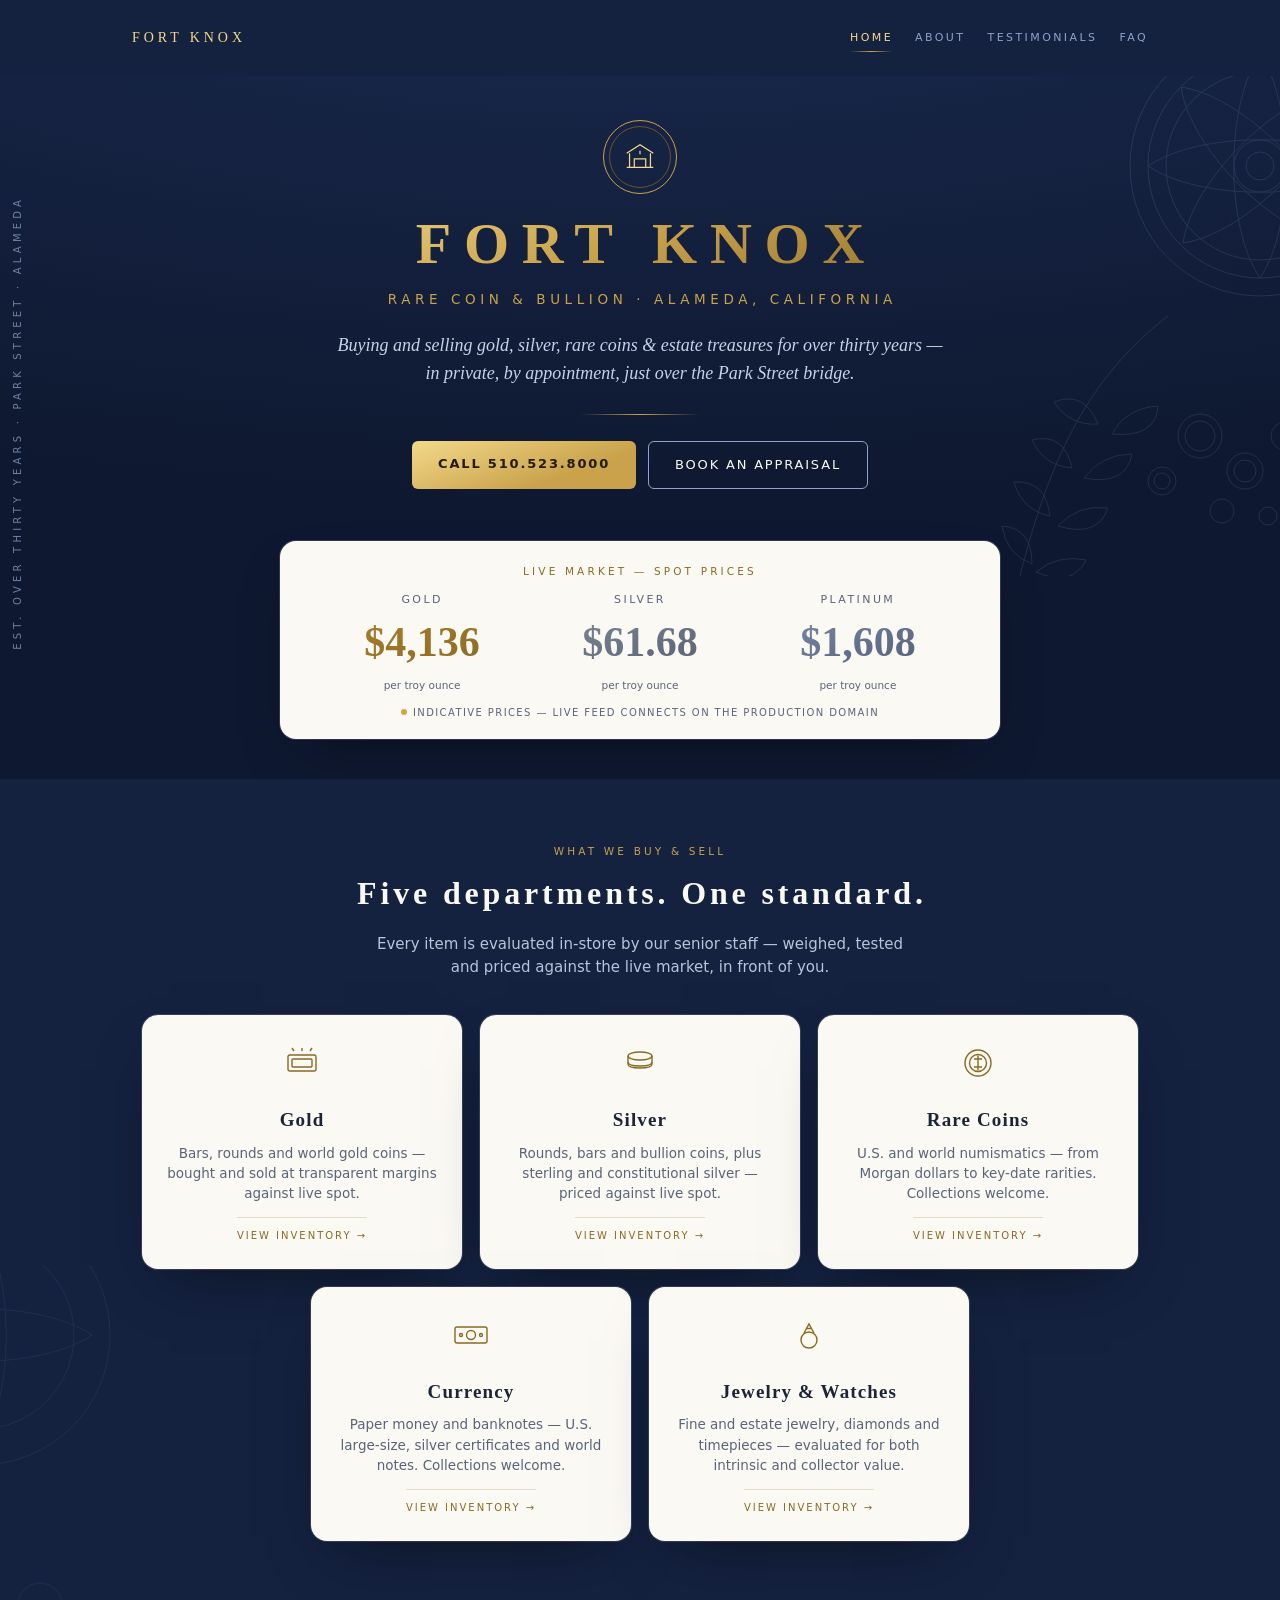
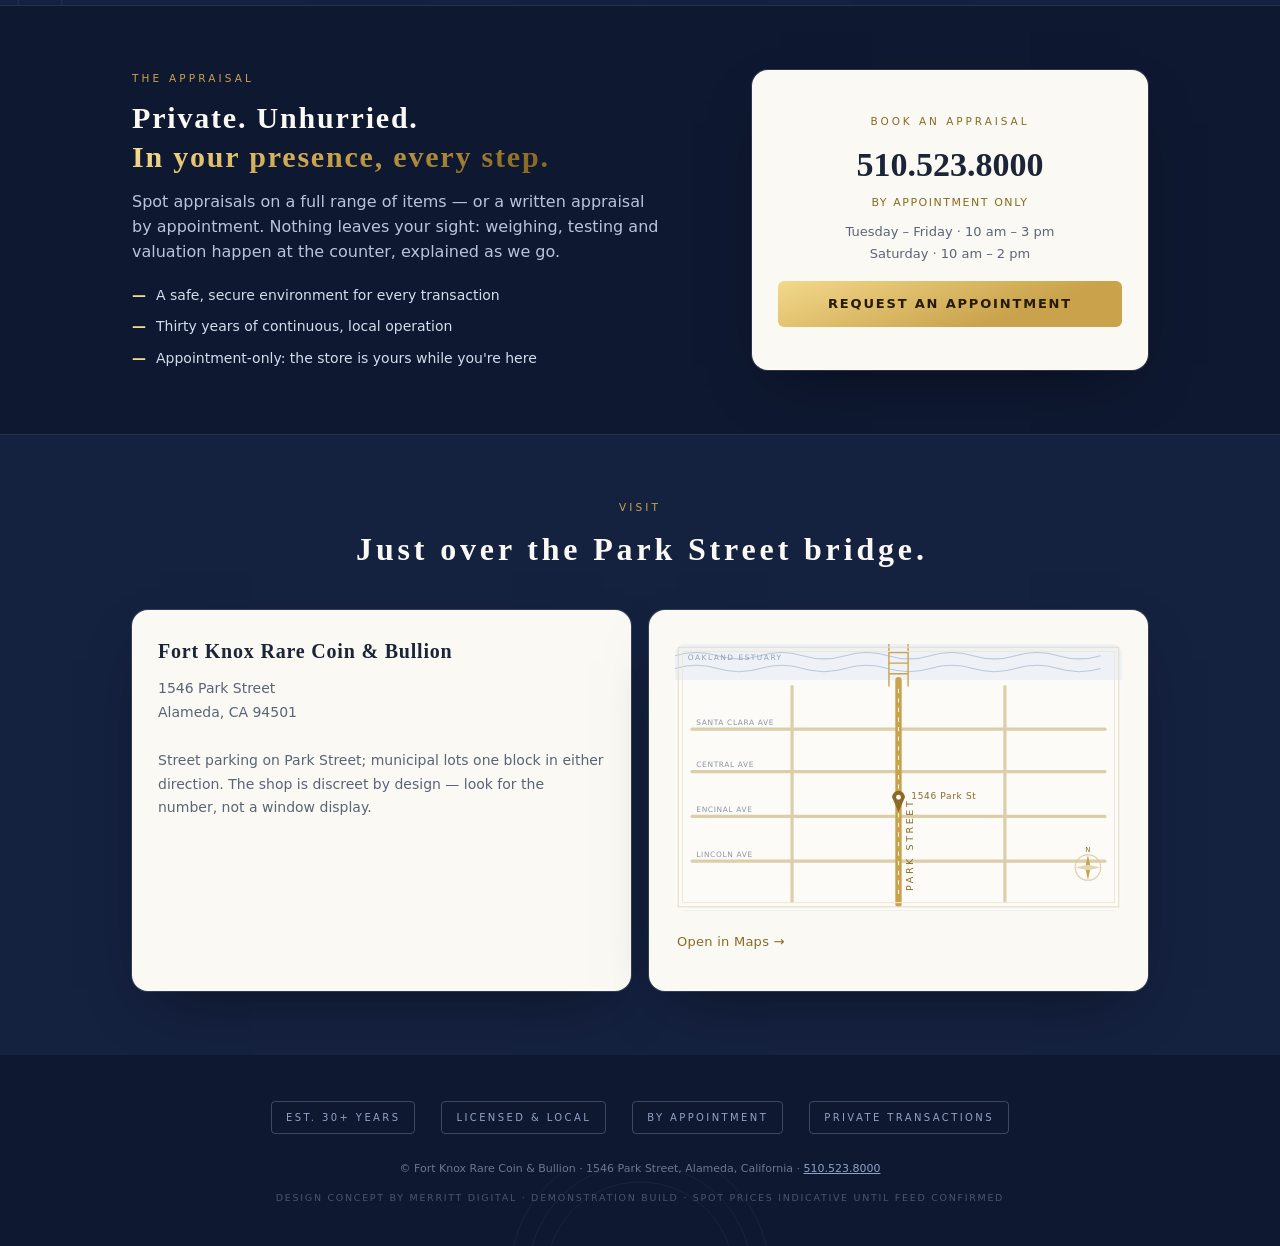
<file: index.html>
<!DOCTYPE html>
<html lang="en">
<head>
<meta charset="utf-8">
<meta name="viewport" content="width=device-width, initial-scale=1">
<title>Fort Knox Rare Coin &amp; Bullion — Alameda, California</title>
<meta name="description" content="For over 30 years, Alameda's trusted buyer and seller of gold, silver, rare coins, estate jewelry, diamonds and watches. Private, secure, by appointment.">
<link rel="stylesheet" href="assay.css">
</head>
<body>

<nav class="nav">
  <a class="nav-brand" href="index.html">Fort Knox</a>
  <div class="nav-links">
    <a href="index.html" class="active">Home</a>
    <a href="about.html">About</a>
    <a href="testimonials.html">Testimonials</a>
    <a href="faq.html">FAQ</a>
  </div>
</nav>

<header>
  <div class="edge-text">Est. over thirty years · Park Street · Alameda</div>
  <!-- bleeding engraved ornament, top-right (cropped like the assay card) -->
  <div class="engraving" style="right:-140px;top:-60px" aria-hidden="true">
    <svg width="520" height="560" viewBox="0 0 520 560">
      <g stroke="currentColor" fill="none" stroke-width="1">
        <circle cx="360" cy="150" r="130"/><circle cx="360" cy="150" r="112"/><circle cx="360" cy="150" r="94"/>
        <g id="rosette">
          <path d="M360,38 C395,90 395,210 360,262 C325,210 325,90 360,38 Z"/>
          <path d="M248,150 C300,115 420,115 472,150 C420,185 300,185 248,150 Z"/>
          <path d="M281,71 C343,80 428,165 437,227 C375,218 290,133 281,71 Z"/>
          <path d="M439,71 C430,133 345,218 283,227 C292,165 377,80 439,71 Z"/>
        </g>
        <circle cx="360" cy="150" r="26"/><circle cx="360" cy="150" r="14"/>
        <!-- wheat stalks -->
        <path d="M120,560 C150,440 190,360 268,300"/>
        <path d="M132,548 q-26,-10 -30,-38 q30,2 30,38 Z M150,500 q-28,-6 -36,-34 q32,-2 36,34 Z M172,452 q-28,-2 -40,-28 q32,-8 40,28 Z M198,408 q-28,2 -44,-22 q30,-12 44,22 Z"/>
        <path d="M136,556 q22,-18 50,-12 q-14,28 -50,12 Z M158,510 q20,-22 50,-18 q-10,30 -50,18 Z M184,462 q18,-24 48,-24 q-6,32 -48,24 Z M212,418 q14,-26 46,-28 q-2,32 -46,28 Z"/>
        <!-- coin spill -->
        <circle cx="300" cy="420" r="22"/><circle cx="300" cy="420" r="15"/>
        <circle cx="345" cy="455" r="18"/><circle cx="345" cy="455" r="11"/>
        <circle cx="385" cy="420" r="14"/><circle cx="262" cy="465" r="14"/><circle cx="262" cy="465" r="8"/>
        <circle cx="322" cy="495" r="12"/><circle cx="368" cy="500" r="9"/>
      </g>
    </svg>
  </div>

  <div class="wrap">
    <div class="hero">
      <div class="crest" aria-hidden="true">
        <svg viewBox="0 0 40 40"><path d="M6 16 L20 7 L34 16 M9 16 V31 M31 16 V31 M6 31 H34 M14 31 V22 H26 V31 M20 13.5 V17"/></svg>
      </div>
      <h1 class="gold">FORT&nbsp;KNOX</h1>
      <div class="sub" data-token="colors.accent">Rare Coin &amp; Bullion · Alameda, California</div>
      <p class="est">Buying and selling gold, silver, rare coins &amp; estate treasures for over thirty years —<br>in private, by appointment, just over the Park Street bridge.</p>
      <div class="hero-rule"></div>
      <div class="hero-cta">
        <a class="btn btn-gold" href="tel:+15105238000">Call 510.523.8000</a>
        <a class="btn btn-line" href="#appraisal">Book an appraisal</a>
      </div>
    </div>

    <!-- LIVE SPOT — the white assay window -->
    <div class="window ticker" data-token="colors.ink">
      <div class="label">Live Market — Spot Prices</div>
      <div class="row">
        <div class="metal gold-m"><div class="name">Gold</div><div class="price" id="xau">$4,136</div><div class="unit">per troy ounce</div></div>
        <div class="metal silver"><div class="name">Silver</div><div class="price" id="xag">$61.68</div><div class="unit">per troy ounce</div></div>
        <div class="metal platinum"><div class="name">Platinum</div><div class="price" id="xpt">$1,608</div><div class="unit">per troy ounce</div></div>
      </div>
      <div class="status" id="tick-status"><span class="dot"></span>indicative — connecting to live feed…</div>
    </div>
  </div>
</header>

<section id="buy-sell">
  <div class="engraving" style="left:-180px;bottom:-80px;transform:scaleX(-1);opacity:.10" aria-hidden="true">
    <svg width="440" height="420" viewBox="80 80 440 420"><g stroke="currentColor" fill="none" stroke-width="1">
      <circle cx="360" cy="150" r="130"/><circle cx="360" cy="150" r="94"/>
      <path d="M360,38 C395,90 395,210 360,262 C325,210 325,90 360,38 Z"/>
      <path d="M248,150 C300,115 420,115 472,150 C420,185 300,185 248,150 Z"/>
      <circle cx="300" cy="420" r="22"/><circle cx="345" cy="455" r="18"/><circle cx="385" cy="420" r="14"/>
    </g></svg>
  </div>
  <div class="wrap">
    <div class="sec-head reveal">
      <div class="kicker">What we buy &amp; sell</div>
      <h2>Five departments. One standard.</h2>
      <p>Every item is evaluated in-store by our senior staff — weighed, tested and priced against the live market, in front of you.</p>
    </div>
    <div class="cards reveal">
      <a class="window card" href="gold.html">
        <svg viewBox="0 0 44 44"><rect x="8" y="14" width="28" height="16" rx="2"/><rect x="12" y="18" width="20" height="8" rx="1"/><path d="M22 10 v-3 M14 10 l-2 -3 M30 10 l2 -3"/></svg>
        <h3>Gold</h3><p>Bars, rounds and world gold coins — bought and sold at transparent margins against live spot.</p>
        <div class="go">View inventory →</div>
      </a>
      <a class="window card" href="silver.html">
        <svg viewBox="0 0 44 44"><ellipse cx="22" cy="15" rx="12" ry="4"/><path d="M10 15 v8 q0 4 12 4 t12 -4 v-8"/><path d="M10 21 q0 4 12 4 t12 -4"/></svg>
        <h3>Silver</h3><p>Rounds, bars and bullion coins, plus sterling and constitutional silver — priced against live spot.</p>
        <div class="go">View inventory →</div>
      </a>
      <a class="window card" href="coins.html">
        <svg viewBox="0 0 44 44"><circle cx="22" cy="22" r="13"/><circle cx="22" cy="22" r="8.5"/><path d="M22 14.5 v15 M18 18 h8 M18 26 h8"/></svg>
        <h3>Rare Coins</h3><p>U.S. and world numismatics — from Morgan dollars to key-date rarities. Collections welcome.</p>
        <div class="go">View inventory →</div>
      </a>
      <a class="window card" href="currency.html">
        <svg viewBox="0 0 44 44"><rect x="6" y="14" width="32" height="16" rx="2"/><circle cx="22" cy="22" r="4.5"/><circle cx="12" cy="22" r="1.5"/><circle cx="32" cy="22" r="1.5"/></svg>
        <h3>Currency</h3><p>Paper money and banknotes — U.S. large-size, silver certificates and world notes. Collections welcome.</p>
        <div class="go">View inventory →</div>
      </a>
      <a class="window card" href="jewelry-watches.html">
        <svg viewBox="0 0 44 44"><circle cx="22" cy="27" r="8"/><path d="M17 20 l5 -9 5 9 M19.5 15.5 h5"/></svg>
        <h3>Jewelry &amp; Watches</h3><p>Fine and estate jewelry, diamonds and timepieces — evaluated for both intrinsic and collector value.</p>
        <div class="go">View inventory →</div>
      </a>
    </div>
  </div>
</section>

<section class="appraise" id="appraisal">
  <div class="wrap">
    <div class="appraise-grid reveal">
      <div class="pitch">
        <div class="kicker" style="font-size:10.5px;letter-spacing:.3em;text-transform:uppercase;color:var(--gold-2);margin-bottom:12px">The appraisal</div>
        <h2>Private. Unhurried.<br><span class="gold">In your presence, every step.</span></h2>
        <p>Spot appraisals on a full range of items — or a written appraisal by appointment. Nothing leaves your sight: weighing, testing and valuation happen at the counter, explained as we go.</p>
        <div class="assure">
          <div><b>—</b> A safe, secure environment for every transaction</div>
          <div><b>—</b> Thirty years of continuous, local operation</div>
          <div><b>—</b> Appointment-only: the store is yours while you're here</div>
        </div>
      </div>
      <div class="window book">
        <div class="k">Book an appraisal</div>
        <a class="phone" href="tel:+15105238000">510.523.8000</a>
        <div style="font-size:11px;color:#8A6A24;letter-spacing:.14em;text-transform:uppercase">By appointment only</div>
        <div class="hours">Tuesday – Friday · 10 am – 3 pm<br>Saturday · 10 am – 2 pm</div>
        <a class="btn btn-gold" href="mailto:appointments@fortknoxofalameda.com?subject=Appraisal%20appointment">Request an appointment</a>
      </div>
    </div>
  </div>
</section>

<section id="visit">
  <div class="wrap">
    <div class="sec-head reveal">
      <div class="kicker">Visit</div>
      <h2>Just over the Park Street bridge.</h2>
    </div>
    <div class="visit-grid reveal">
      <div class="window visit-card">
        <h3>Fort Knox Rare Coin &amp; Bullion</h3>
        <p>1546 Park Street<br>Alameda, CA 94501<br><br>
        Street parking on Park Street; municipal lots one block in either direction. The shop is discreet by design — look for the number, not a window display.</p>
      </div>
      <div class="window visit-card">
        <svg class="map-engraved" viewBox="0 0 420 250" role="img" aria-label="Engraved map — 1546 Park Street, Alameda, just south of the Park Street bridge">
          <rect x="0" y="0" width="420" height="250" fill="#FCFBF7"/>
          <!-- estuary + waves -->
          <rect x="0" y="0" width="420" height="34" fill="#EEF2F7"/>
          <g stroke="#B7C2D6" stroke-width="1" fill="none" opacity=".9">
            <path d="M0 11 q20 -6 40 0 t40 0 t40 0 t40 0 t40 0 t40 0 t40 0 t40 0 t40 0 t40 0"/>
            <path d="M0 23 q20 -6 40 0 t40 0 t40 0 t40 0 t40 0 t40 0 t40 0 t40 0 t40 0 t40 0"/>
          </g>
          <text x="12" y="15" font-size="7" letter-spacing="1.4" fill="#8FA0B8" font-family="system-ui,sans-serif">OAKLAND ESTUARY</text>
          <!-- grid streets -->
          <g stroke="#DBCEA9" stroke-width="3" fill="none" stroke-linecap="round">
            <line x1="16" y1="80" x2="404" y2="80"/><line x1="16" y1="120" x2="404" y2="120"/>
            <line x1="16" y1="162" x2="404" y2="162"/><line x1="16" y1="204" x2="404" y2="204"/>
            <line x1="110" y1="40" x2="110" y2="242"/><line x1="310" y1="40" x2="310" y2="242"/>
          </g>
          <!-- Park Street bridge -->
          <g stroke="#C9A24B" stroke-width="1.3" fill="none">
            <line x1="201" y1="0" x2="201" y2="40"/><line x1="219" y1="0" x2="219" y2="40"/>
            <line x1="201" y1="8" x2="219" y2="8"/><line x1="201" y1="18" x2="219" y2="18"/><line x1="201" y1="28" x2="219" y2="28"/>
          </g>
          <!-- Park Street -->
          <line x1="210" y1="34" x2="210" y2="244" stroke="#C9A24B" stroke-width="6" stroke-linecap="round"/>
          <line x1="210" y1="42" x2="210" y2="238" stroke="#FCFBF7" stroke-width="1" stroke-dasharray="4 5"/>
          <!-- cross-street labels -->
          <g font-size="7" letter-spacing=".6" fill="#8B93A6" font-family="system-ui,sans-serif">
            <text x="20" y="76">SANTA CLARA AVE</text><text x="20" y="116">CENTRAL AVE</text>
            <text x="20" y="158">ENCINAL AVE</text><text x="20" y="200">LINCOLN AVE</text>
          </g>
          <text transform="translate(224 232) rotate(-90)" font-size="9" letter-spacing="2.4" fill="#8A6A24" font-family="system-ui,sans-serif">PARK STREET</text>
          <!-- marker at the shop -->
          <g transform="translate(210 150)">
            <path d="M0 8 L-6 -6 A6 6 0 1 1 6 -6 Z" fill="#8A6A24"/>
            <circle cx="0" cy="-6" r="2.3" fill="#FCFBF7"/>
          </g>
          <text x="222" y="146" font-size="8.5" letter-spacing=".6" fill="#8A6A24" font-family="system-ui,sans-serif">1546 Park St</text>
          <!-- compass -->
          <g transform="translate(388 210)">
            <circle r="12" fill="none" stroke="#D8CBA6" stroke-width="1"/>
            <path d="M0 -12 L2.5 0 L0 12 L-2.5 0 Z" fill="#C9A24B"/>
            <path d="M-12 0 L0 -2.5 L12 0 L0 2.5 Z" fill="#E2D6B4"/>
            <text x="0" y="-14.5" font-size="6.5" text-anchor="middle" fill="#8A6A24" font-family="system-ui,sans-serif">N</text>
          </g>
          <!-- engraved frame -->
          <rect x="3" y="3" width="414" height="244" fill="none" stroke="#E4DCC8" stroke-width="1"/>
          <rect x="7" y="7" width="406" height="236" fill="none" stroke="#EFE8D6" stroke-width="1"/>
        </svg>
        <p style="margin-top:10px"><a class="maps-link" href="https://maps.apple.com/?q=1546+Park+St+Alameda+CA">Open in Maps →</a></p>
      </div>
    </div>
  </div>
</section>

<footer>
  <div class="engraving" style="left:50%;bottom:-220px;transform:translateX(-50%);opacity:.08" aria-hidden="true">
    <svg width="640" height="300" viewBox="40 40 640 300"><g stroke="currentColor" fill="none" stroke-width="1">
      <circle cx="360" cy="150" r="130"/><circle cx="360" cy="150" r="112"/><circle cx="360" cy="150" r="94"/>
      <path d="M248,150 C300,115 420,115 472,150 C420,185 300,185 248,150 Z"/>
    </g></svg>
  </div>
  <div class="wrap">
    <div class="hallmarks">
      <div class="hallmark">Est. 30+ Years</div>
      <div class="hallmark">Licensed &amp; Local</div>
      <div class="hallmark">By Appointment</div>
      <div class="hallmark">Private Transactions</div>
    </div>
    <div class="fine">© Fort Knox Rare Coin &amp; Bullion · 1546 Park Street, Alameda, California · <a href="tel:+15105238000">510.523.8000</a></div>
    <div class="demo-note">Design concept by Merritt Digital · demonstration build · spot prices indicative until feed confirmed</div>
  </div>
</footer>

<script>
(async function(){
  const fmt=(n,d)=>'$'+Number(n).toLocaleString('en-US',{minimumFractionDigits:d,maximumFractionDigits:d});
  const st=document.getElementById('tick-status');
  // Per-metal independence: one feed failing must never blank the others —
  // "a frozen ticker is worse than none" (brief). allSettled, not all().
  const feeds=[['XAU','xau',0],['XAG','xag',2],['XPT','xpt',0]];
  const results=await Promise.allSettled(
    feeds.map(([sym])=>fetch('https://api.gold-api.com/price/'+sym).then(r=>r.json()))
  );
  let anyLive=false;
  results.forEach((res,i)=>{
    const [,id,d]=feeds[i];
    if(res.status==='fulfilled'&&res.value&&res.value.price){
      document.getElementById(id).textContent=fmt(res.value.price,d); anyLive=true;
    }
  });
  if(anyLive){
    st.innerHTML='<span class="dot"></span>live · updated '+new Date().toLocaleTimeString('en-US',{hour:'numeric',minute:'2-digit'});
  }else{
    st.innerHTML='<span class="dot" style="background:#D9A441"></span>indicative prices — live feed connects on the production domain';
  }
})();
</script>
</body>
</html>
</file>
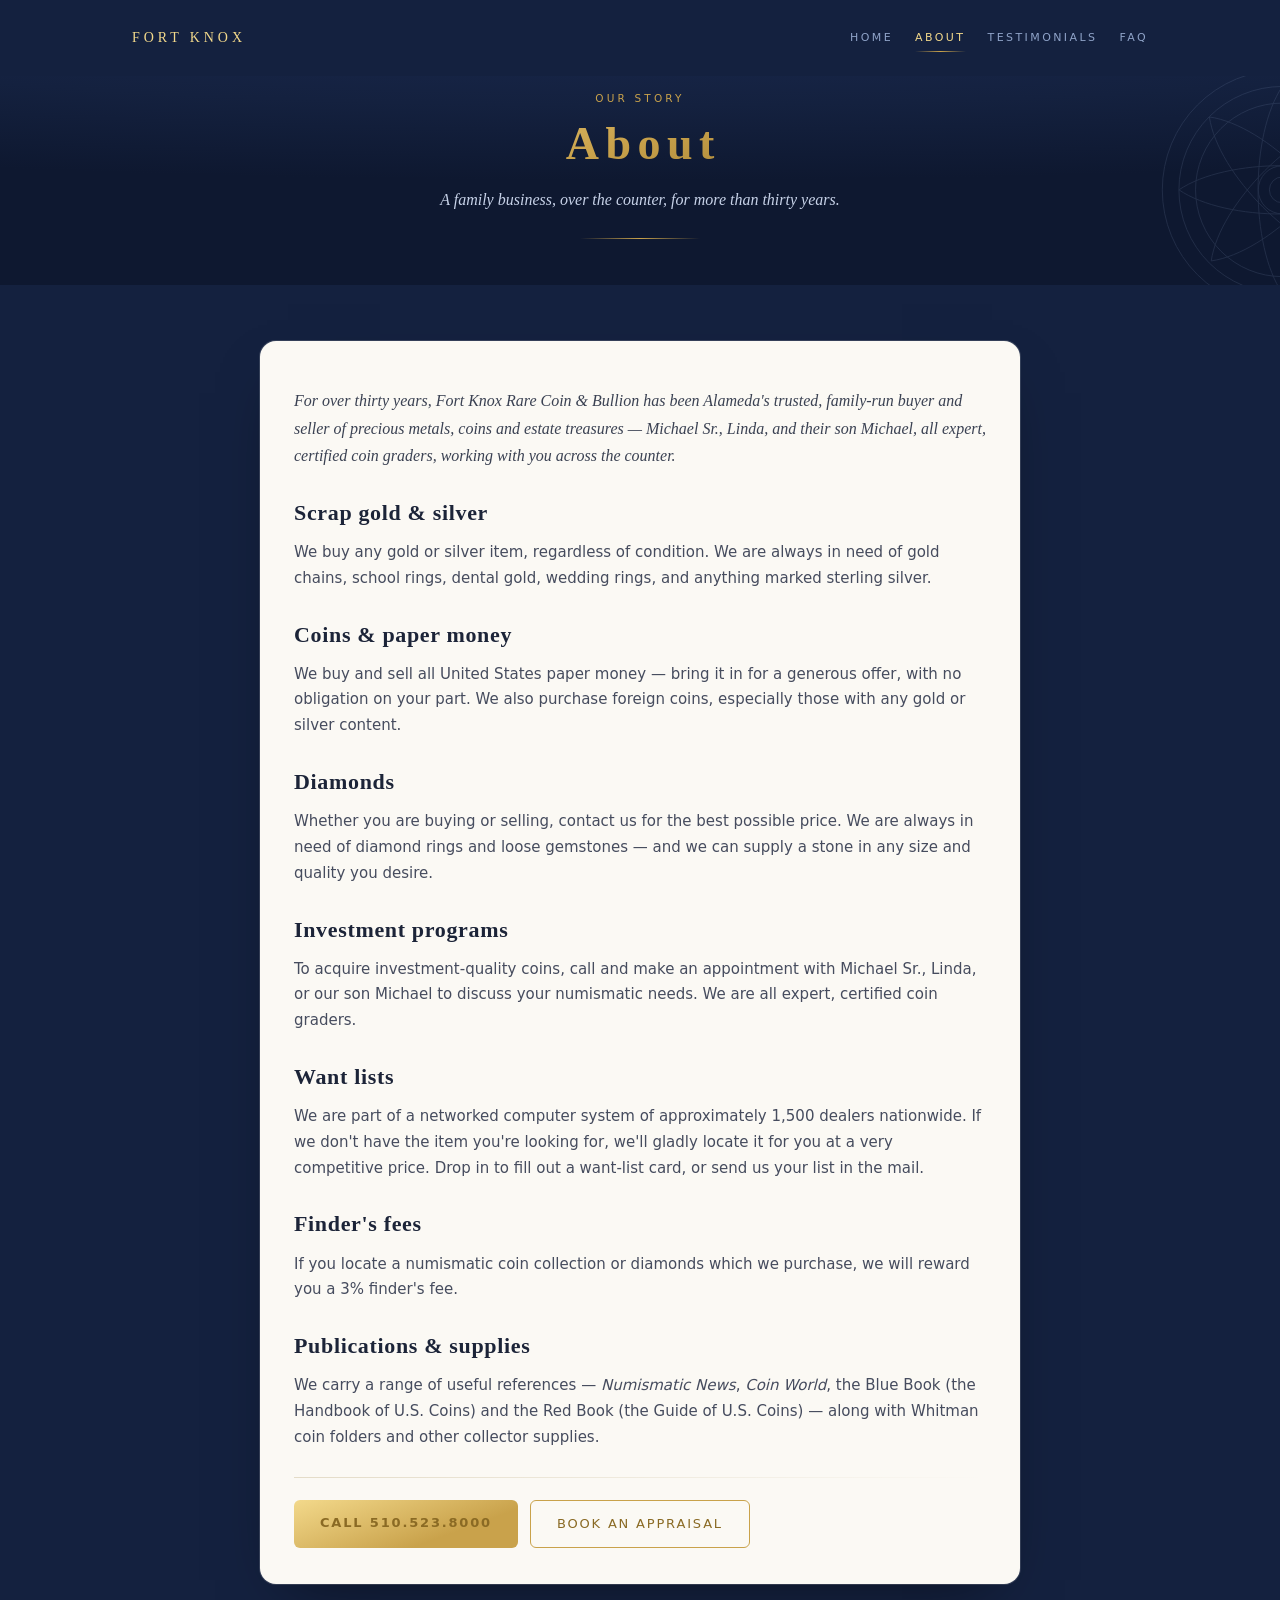
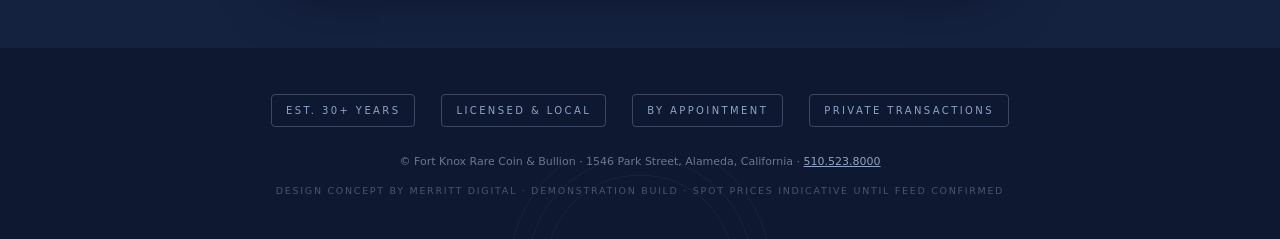
<file: about.html>
<!DOCTYPE html>
<html lang="en">
<head>
<meta charset="utf-8">
<meta name="viewport" content="width=device-width, initial-scale=1">
<title>About — Fort Knox Rare Coin &amp; Bullion, Alameda</title>
<meta name="description" content="Family-run for over 30 years — Alameda's certified coin graders and trusted buyers of gold, silver, coins, paper money and diamonds. What Fort Knox does, and how.">
<link rel="stylesheet" href="assay.css">
</head>
<body>

<nav class="nav">
  <a class="nav-brand" href="index.html">Fort Knox</a>
  <div class="nav-links">
    <a href="index.html">Home</a>
    <a href="about.html" class="active">About</a>
    <a href="testimonials.html">Testimonials</a>
    <a href="faq.html">FAQ</a>
  </div>
</nav>

<div class="page-head">
  <div class="engraving" style="right:-150px;top:-80px" aria-hidden="true">
    <svg width="480" height="480" viewBox="0 0 520 400">
      <g stroke="currentColor" fill="none" stroke-width="1">
        <circle cx="360" cy="150" r="130"/><circle cx="360" cy="150" r="112"/><circle cx="360" cy="150" r="94"/>
        <path d="M360,38 C395,90 395,210 360,262 C325,210 325,90 360,38 Z"/>
        <path d="M248,150 C300,115 420,115 472,150 C420,185 300,185 248,150 Z"/>
        <path d="M281,71 C343,80 428,165 437,227 C375,218 290,133 281,71 Z"/>
        <path d="M439,71 C430,133 345,218 283,227 C292,165 377,80 439,71 Z"/>
        <circle cx="360" cy="150" r="26"/><circle cx="360" cy="150" r="14"/>
      </g>
    </svg>
  </div>
  <div class="wrap">
    <div class="kicker">Our story</div>
    <h1 class="gold">About</h1>
    <p class="lede">A family business, over the counter, for more than thirty years.</p>
    <div class="hero-rule"></div>
  </div>
</div>

<div class="article">
  <div class="wrap">
    <div class="window prose">
      <p class="intro">For over thirty years, Fort Knox Rare Coin &amp; Bullion has been Alameda's trusted, family-run buyer and seller of precious metals, coins and estate treasures — Michael Sr., Linda, and their son Michael, all expert, certified coin graders, working with you across the counter.</p>

      <h2>Scrap gold &amp; silver</h2>
      <p>We buy any gold or silver item, regardless of condition. We are always in need of gold chains, school rings, dental gold, wedding rings, and anything marked sterling silver.</p>

      <h2>Coins &amp; paper money</h2>
      <p>We buy and sell all United States paper money — bring it in for a generous offer, with no obligation on your part. We also purchase foreign coins, especially those with any gold or silver content.</p>

      <h2>Diamonds</h2>
      <p>Whether you are buying or selling, contact us for the best possible price. We are always in need of diamond rings and loose gemstones — and we can supply a stone in any size and quality you desire.</p>

      <h2>Investment programs</h2>
      <p>To acquire investment-quality coins, call and make an appointment with Michael Sr., Linda, or our son Michael to discuss your numismatic needs. We are all expert, certified coin graders.</p>

      <h2>Want lists</h2>
      <p>We are part of a networked computer system of approximately 1,500 dealers nationwide. If we don't have the item you're looking for, we'll gladly locate it for you at a very competitive price. Drop in to fill out a want-list card, or send us your list in the mail.</p>

      <h2>Finder's fees</h2>
      <p>If you locate a numismatic coin collection or diamonds which we purchase, we will reward you a 3% finder's fee.</p>

      <h2>Publications &amp; supplies</h2>
      <p>We carry a range of useful references — <em>Numismatic News</em>, <em>Coin World</em>, the Blue Book (the Handbook of U.S. Coins) and the Red Book (the Guide of U.S. Coins) — along with Whitman coin folders and other collector supplies.</p>

      <div class="rule"></div>
      <div class="hero-cta" style="justify-content:flex-start;margin-top:22px">
        <a class="btn btn-gold" href="tel:+15105238000">Call 510.523.8000</a>
        <a class="btn btn-line" style="border-color:#C9A24B;color:#8A6A24" href="index.html#appraisal">Book an appraisal</a>
      </div>
    </div>
  </div>
</div>

<footer>
  <div class="engraving" style="left:50%;bottom:-220px;transform:translateX(-50%);opacity:.08" aria-hidden="true">
    <svg width="640" height="300" viewBox="40 40 640 300"><g stroke="currentColor" fill="none" stroke-width="1">
      <circle cx="360" cy="150" r="130"/><circle cx="360" cy="150" r="112"/><circle cx="360" cy="150" r="94"/>
      <path d="M248,150 C300,115 420,115 472,150 C420,185 300,185 248,150 Z"/>
    </g></svg>
  </div>
  <div class="wrap">
    <div class="hallmarks">
      <div class="hallmark">Est. 30+ Years</div>
      <div class="hallmark">Licensed &amp; Local</div>
      <div class="hallmark">By Appointment</div>
      <div class="hallmark">Private Transactions</div>
    </div>
    <div class="fine">© Fort Knox Rare Coin &amp; Bullion · 1546 Park Street, Alameda, California · <a href="tel:+15105238000">510.523.8000</a></div>
    <div class="demo-note">Design concept by Merritt Digital · demonstration build · spot prices indicative until feed confirmed</div>
  </div>
</footer>
</body>
</html>
</file>
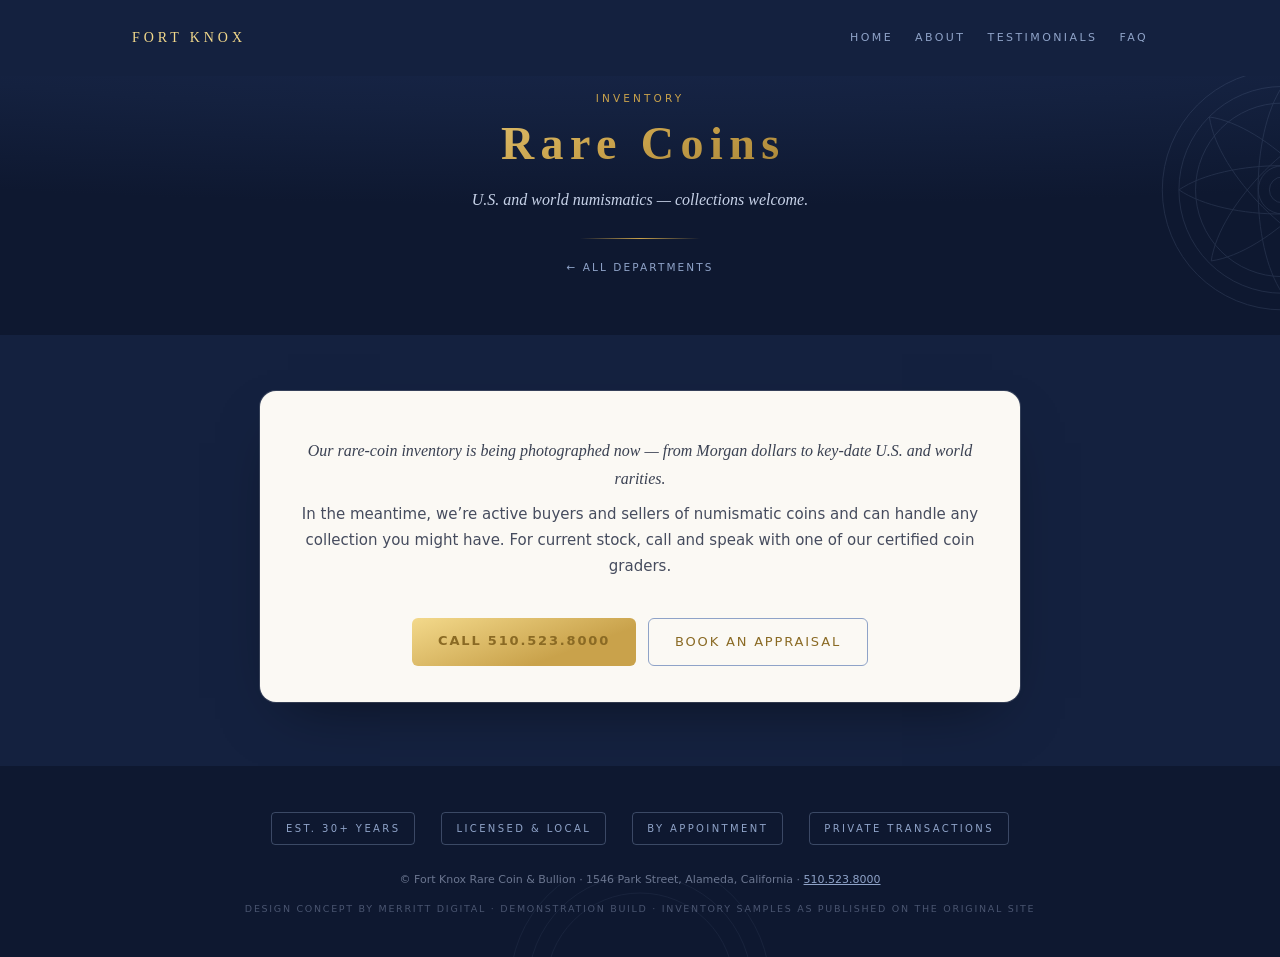
<file: coins.html>
<!DOCTYPE html>
<html lang="en">
<head>
<meta charset="utf-8">
<meta name="viewport" content="width=device-width, initial-scale=1">
<title>Rare Coins — Fort Knox Rare Coin &amp; Bullion</title>
<meta name="description" content="Rare U.S. and world numismatic coins at Fort Knox of Alameda — collections welcome, appraised by certified graders.">
<link rel="stylesheet" href="assay.css">
</head>
<body>

<nav class="nav">
  <a class="nav-brand" href="index.html">Fort Knox</a>
  <div class="nav-links">
    <a href="index.html">Home</a>
    <a href="about.html">About</a>
    <a href="testimonials.html">Testimonials</a>
    <a href="faq.html">FAQ</a>
  </div>
</nav>

<div class="page-head">
  <div class="engraving" style="right:-150px;top:-80px" aria-hidden="true">
    <svg width="480" height="480" viewBox="0 0 520 400">
      <g stroke="currentColor" fill="none" stroke-width="1">
        <circle cx="360" cy="150" r="130"/><circle cx="360" cy="150" r="112"/><circle cx="360" cy="150" r="94"/>
        <path d="M360,38 C395,90 395,210 360,262 C325,210 325,90 360,38 Z"/>
        <path d="M248,150 C300,115 420,115 472,150 C420,185 300,185 248,150 Z"/>
        <path d="M281,71 C343,80 428,165 437,227 C375,218 290,133 281,71 Z"/>
        <path d="M439,71 C430,133 345,218 283,227 C292,165 377,80 439,71 Z"/>
        <circle cx="360" cy="150" r="26"/><circle cx="360" cy="150" r="14"/>
      </g>
    </svg>
  </div>
  <div class="wrap">
    <div class="kicker">Inventory</div>
    <h1 class="gold">Rare Coins</h1>
    <p class="lede">U.S. and world numismatics &mdash; collections welcome.</p>
    <div class="hero-rule"></div>
    <a class="back-link" href="index.html#buy-sell">&larr; All departments</a>
  </div>
</div>

<div class="article">
  <div class="wrap">
    <div class="window prose" style="text-align:center">
      <p class="intro" style="text-align:center">Our rare-coin inventory is being photographed now &mdash; from Morgan dollars to key-date U.S. and world rarities.</p>
      <p>In the meantime, we&rsquo;re active buyers and sellers of numismatic coins and can handle any collection you might have. For current stock, call and speak with one of our certified coin graders.</p>
      <div class="hero-cta" style="margin-top:38px">
      <a class="btn btn-gold" href="tel:+15105238000">Call 510.523.8000</a>
      <a class="btn btn-line" href="index.html#appraisal">Book an appraisal</a>
    </div>
    </div>
  </div>
</div>

<footer>
  <div class="engraving" style="left:50%;bottom:-220px;transform:translateX(-50%);opacity:.08" aria-hidden="true">
    <svg width="640" height="300" viewBox="40 40 640 300"><g stroke="currentColor" fill="none" stroke-width="1">
      <circle cx="360" cy="150" r="130"/><circle cx="360" cy="150" r="112"/><circle cx="360" cy="150" r="94"/>
      <path d="M248,150 C300,115 420,115 472,150 C420,185 300,185 248,150 Z"/>
    </g></svg>
  </div>
  <div class="wrap">
    <div class="hallmarks">
      <div class="hallmark">Est. 30+ Years</div>
      <div class="hallmark">Licensed &amp; Local</div>
      <div class="hallmark">By Appointment</div>
      <div class="hallmark">Private Transactions</div>
    </div>
    <div class="fine">&copy; Fort Knox Rare Coin &amp; Bullion &middot; 1546 Park Street, Alameda, California &middot; <a href="tel:+15105238000">510.523.8000</a></div>
    <div class="demo-note">Design concept by Merritt Digital &middot; demonstration build &middot; inventory samples as published on the original site</div>
  </div>
</footer>
</body>
</html>
</file>
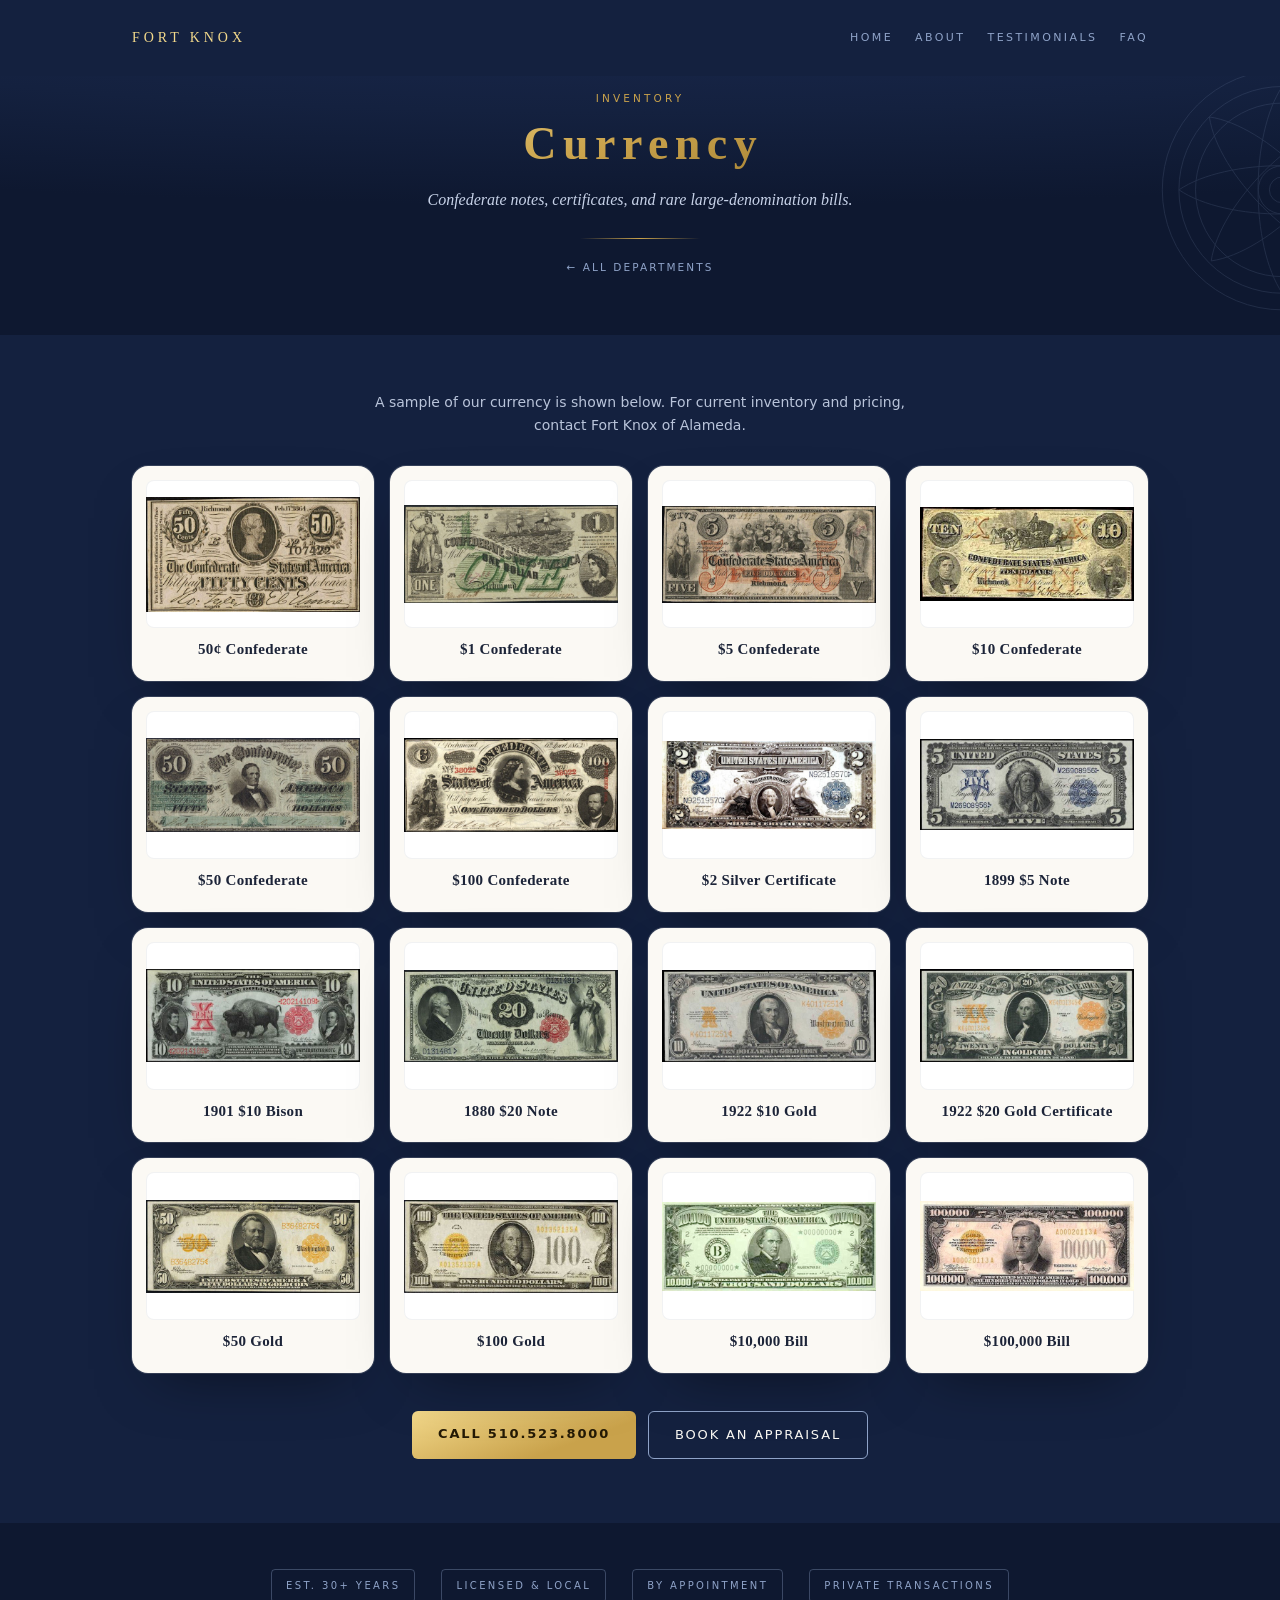
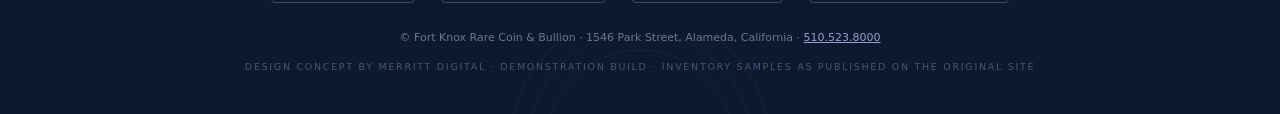
<file: currency.html>
<!DOCTYPE html>
<html lang="en">
<head>
<meta charset="utf-8">
<meta name="viewport" content="width=device-width, initial-scale=1">
<title>Currency Inventory — Fort Knox Rare Coin &amp; Bullion</title>
<meta name="description" content="A sample of the paper money at Fort Knox of Alameda — Confederate notes, silver and gold certificates, and rare large-denomination bills.">
<link rel="stylesheet" href="assay.css">
</head>
<body>

<nav class="nav">
  <a class="nav-brand" href="index.html">Fort Knox</a>
  <div class="nav-links">
    <a href="index.html">Home</a>
    <a href="about.html">About</a>
    <a href="testimonials.html">Testimonials</a>
    <a href="faq.html">FAQ</a>
  </div>
</nav>

<div class="page-head">
  <div class="engraving" style="right:-150px;top:-80px" aria-hidden="true">
    <svg width="480" height="480" viewBox="0 0 520 400">
      <g stroke="currentColor" fill="none" stroke-width="1">
        <circle cx="360" cy="150" r="130"/><circle cx="360" cy="150" r="112"/><circle cx="360" cy="150" r="94"/>
        <path d="M360,38 C395,90 395,210 360,262 C325,210 325,90 360,38 Z"/>
        <path d="M248,150 C300,115 420,115 472,150 C420,185 300,185 248,150 Z"/>
        <path d="M281,71 C343,80 428,165 437,227 C375,218 290,133 281,71 Z"/>
        <path d="M439,71 C430,133 345,218 283,227 C292,165 377,80 439,71 Z"/>
        <circle cx="360" cy="150" r="26"/><circle cx="360" cy="150" r="14"/>
      </g>
    </svg>
  </div>
  <div class="wrap">
    <div class="kicker">Inventory</div>
    <h1 class="gold">Currency</h1>
    <p class="lede">Confederate notes, certificates, and rare large-denomination bills.</p>
    <div class="hero-rule"></div>
    <a class="back-link" href="index.html#buy-sell">&larr; All departments</a>
  </div>
</div>

<div class="article">
  <div class="wrap">
    <p class="inv-note">A sample of our currency is shown below. For current inventory and pricing, contact Fort Knox of Alameda.</p>
    <div class="inv">
      <div class="window inv-item">
        <div class="ph"><img src="img/50centsconfederate.jpg" alt="50&cent; Confederate" loading="lazy"></div>
        <h3>50&cent; Confederate</h3>
        <div class="spec"></div>
      </div>
      <div class="window inv-item">
        <div class="ph"><img src="img/1dollarconfederate.jpg" alt="$1 Confederate" loading="lazy"></div>
        <h3>$1 Confederate</h3>
        <div class="spec"></div>
      </div>
      <div class="window inv-item">
        <div class="ph"><img src="img/5dollarconfederate.jpg" alt="$5 Confederate" loading="lazy"></div>
        <h3>$5 Confederate</h3>
        <div class="spec"></div>
      </div>
      <div class="window inv-item">
        <div class="ph"><img src="img/10dollarconfederate.jpg" alt="$10 Confederate" loading="lazy"></div>
        <h3>$10 Confederate</h3>
        <div class="spec"></div>
      </div>
      <div class="window inv-item">
        <div class="ph"><img src="img/50dollarconfederate.jpg" alt="$50 Confederate" loading="lazy"></div>
        <h3>$50 Confederate</h3>
        <div class="spec"></div>
      </div>
      <div class="window inv-item">
        <div class="ph"><img src="img/100dollarconfederate.jpg" alt="$100 Confederate" loading="lazy"></div>
        <h3>$100 Confederate</h3>
        <div class="spec"></div>
      </div>
      <div class="window inv-item">
        <div class="ph"><img src="img/2dollarsilver.jpg" alt="$2 Silver Certificate" loading="lazy"></div>
        <h3>$2 Silver Certificate</h3>
        <div class="spec"></div>
      </div>
      <div class="window inv-item">
        <div class="ph"><img src="img/1899-5dollar.jpg" alt="1899 $5 Note" loading="lazy"></div>
        <h3>1899 $5 Note</h3>
        <div class="spec"></div>
      </div>
      <div class="window inv-item">
        <div class="ph"><img src="img/1901-10-Bison.jpg" alt="1901 $10 Bison" loading="lazy"></div>
        <h3>1901 $10 Bison</h3>
        <div class="spec"></div>
      </div>
      <div class="window inv-item">
        <div class="ph"><img src="img/1880-20bill.jpg" alt="1880 $20 Note" loading="lazy"></div>
        <h3>1880 $20 Note</h3>
        <div class="spec"></div>
      </div>
      <div class="window inv-item">
        <div class="ph"><img src="img/1922-10-gold.jpg" alt="1922 $10 Gold" loading="lazy"></div>
        <h3>1922 $10 Gold</h3>
        <div class="spec"></div>
      </div>
      <div class="window inv-item">
        <div class="ph"><img src="img/1922-20-Gold-Certificate.jpg" alt="1922 $20 Gold Certificate" loading="lazy"></div>
        <h3>1922 $20 Gold Certificate</h3>
        <div class="spec"></div>
      </div>
      <div class="window inv-item">
        <div class="ph"><img src="img/50dollargold.jpg" alt="$50 Gold" loading="lazy"></div>
        <h3>$50 Gold</h3>
        <div class="spec"></div>
      </div>
      <div class="window inv-item">
        <div class="ph"><img src="img/100dollargold.jpg" alt="$100 Gold" loading="lazy"></div>
        <h3>$100 Gold</h3>
        <div class="spec"></div>
      </div>
      <div class="window inv-item">
        <div class="ph"><img src="img/10000Bill.jpg" alt="$10,000 Bill" loading="lazy"></div>
        <h3>$10,000 Bill</h3>
        <div class="spec"></div>
      </div>
      <div class="window inv-item">
        <div class="ph"><img src="img/hundredthousand.jpg" alt="$100,000 Bill" loading="lazy"></div>
        <h3>$100,000 Bill</h3>
        <div class="spec"></div>
      </div>
    </div>
    <div class="hero-cta" style="margin-top:38px">
      <a class="btn btn-gold" href="tel:+15105238000">Call 510.523.8000</a>
      <a class="btn btn-line" href="index.html#appraisal">Book an appraisal</a>
    </div>
  </div>
</div>

<footer>
  <div class="engraving" style="left:50%;bottom:-220px;transform:translateX(-50%);opacity:.08" aria-hidden="true">
    <svg width="640" height="300" viewBox="40 40 640 300"><g stroke="currentColor" fill="none" stroke-width="1">
      <circle cx="360" cy="150" r="130"/><circle cx="360" cy="150" r="112"/><circle cx="360" cy="150" r="94"/>
      <path d="M248,150 C300,115 420,115 472,150 C420,185 300,185 248,150 Z"/>
    </g></svg>
  </div>
  <div class="wrap">
    <div class="hallmarks">
      <div class="hallmark">Est. 30+ Years</div>
      <div class="hallmark">Licensed &amp; Local</div>
      <div class="hallmark">By Appointment</div>
      <div class="hallmark">Private Transactions</div>
    </div>
    <div class="fine">&copy; Fort Knox Rare Coin &amp; Bullion &middot; 1546 Park Street, Alameda, California &middot; <a href="tel:+15105238000">510.523.8000</a></div>
    <div class="demo-note">Design concept by Merritt Digital &middot; demonstration build &middot; inventory samples as published on the original site</div>
  </div>
</footer>
</body>
</html>
</file>
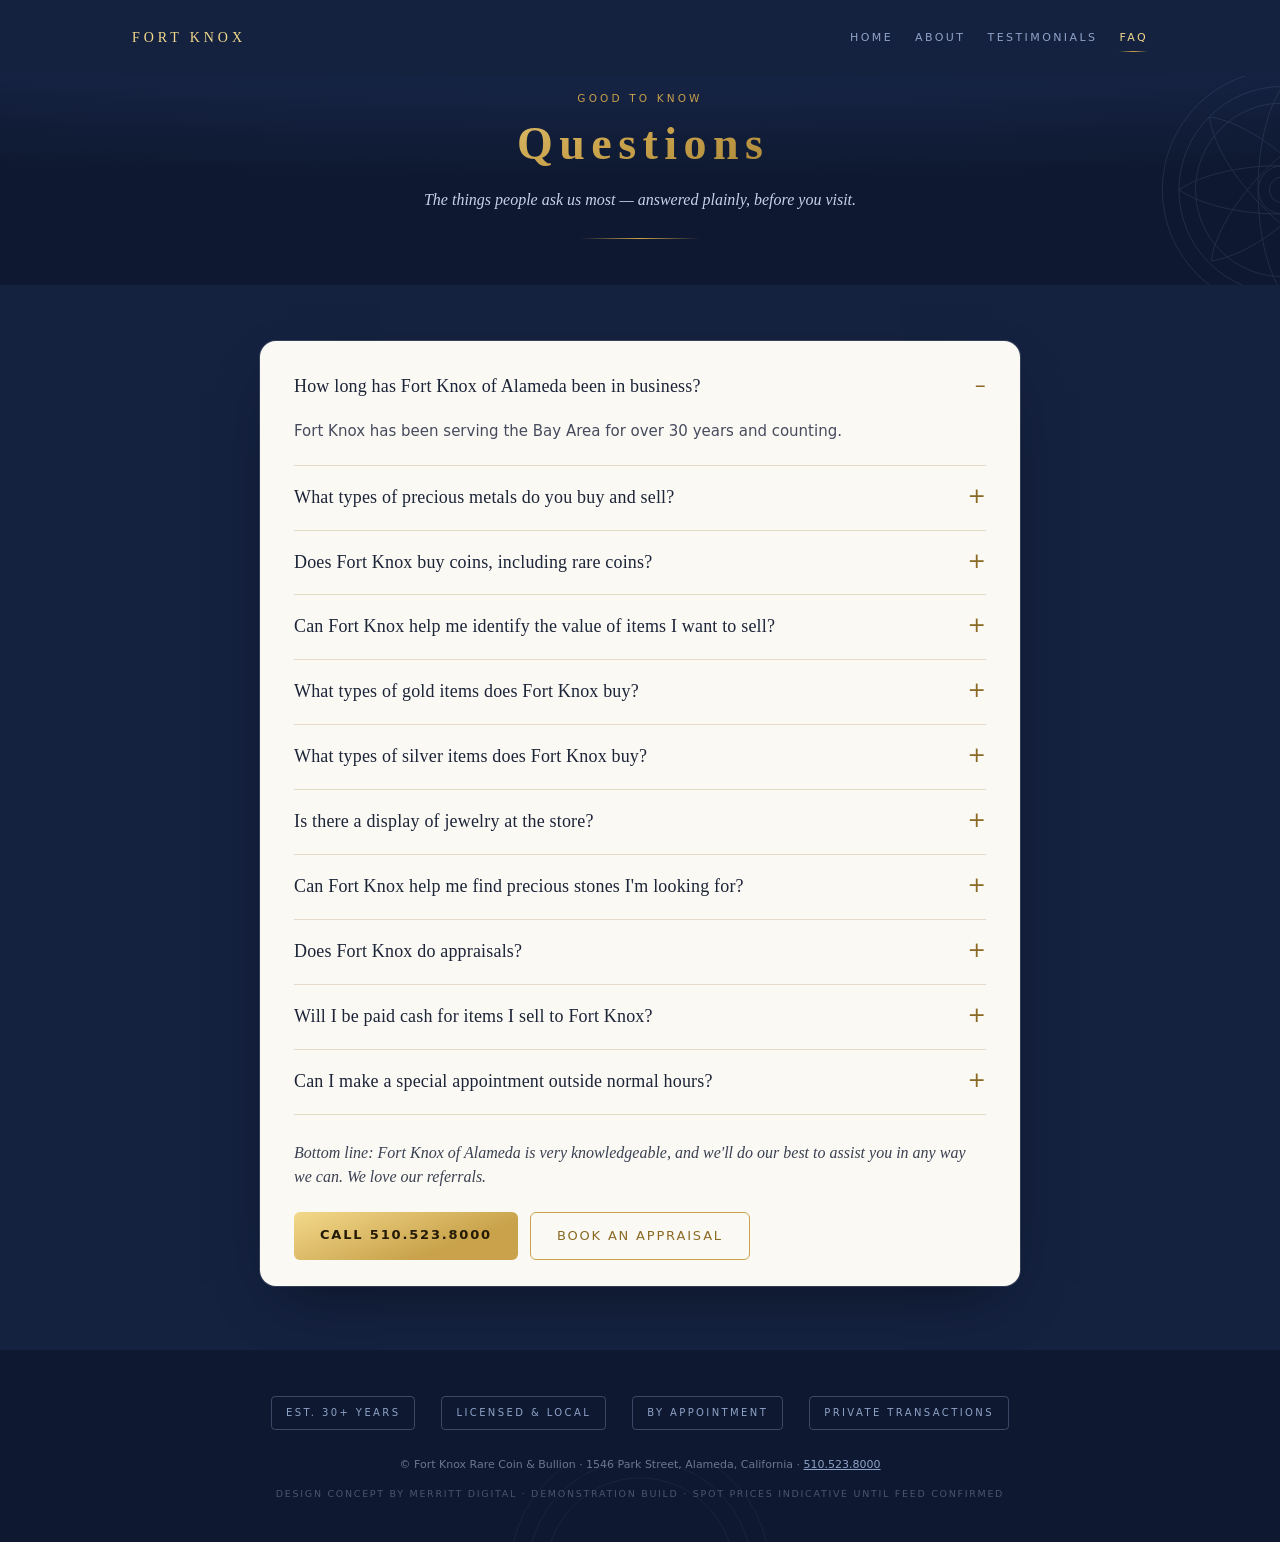
<file: faq.html>
<!DOCTYPE html>
<html lang="en">
<head>
<meta charset="utf-8">
<meta name="viewport" content="width=device-width, initial-scale=1">
<title>FAQ — Fort Knox Rare Coin &amp; Bullion, Alameda</title>
<meta name="description" content="Answers to the questions we hear most — how long Fort Knox has been in Alameda, what we buy and sell, appraisals, cash payment and special appointments.">
<link rel="stylesheet" href="assay.css">
</head>
<body>

<nav class="nav">
  <a class="nav-brand" href="index.html">Fort Knox</a>
  <div class="nav-links">
    <a href="index.html">Home</a>
    <a href="about.html">About</a>
    <a href="testimonials.html">Testimonials</a>
    <a href="faq.html" class="active">FAQ</a>
  </div>
</nav>

<div class="page-head">
  <div class="engraving" style="right:-150px;top:-80px" aria-hidden="true">
    <svg width="480" height="480" viewBox="0 0 520 400">
      <g stroke="currentColor" fill="none" stroke-width="1">
        <circle cx="360" cy="150" r="130"/><circle cx="360" cy="150" r="112"/><circle cx="360" cy="150" r="94"/>
        <path d="M360,38 C395,90 395,210 360,262 C325,210 325,90 360,38 Z"/>
        <path d="M248,150 C300,115 420,115 472,150 C420,185 300,185 248,150 Z"/>
        <path d="M281,71 C343,80 428,165 437,227 C375,218 290,133 281,71 Z"/>
        <path d="M439,71 C430,133 345,218 283,227 C292,165 377,80 439,71 Z"/>
        <circle cx="360" cy="150" r="26"/><circle cx="360" cy="150" r="14"/>
      </g>
    </svg>
  </div>
  <div class="wrap">
    <div class="kicker">Good to know</div>
    <h1 class="gold">Questions</h1>
    <p class="lede">The things people ask us most — answered plainly, before you visit.</p>
    <div class="hero-rule"></div>
  </div>
</div>

<div class="article">
  <div class="wrap">
    <div class="window faq">

      <details open>
        <summary>How long has Fort Knox of Alameda been in business?</summary>
        <p>Fort Knox has been serving the Bay Area for over 30 years and counting.</p>
      </details>

      <details>
        <summary>What types of precious metals do you buy and sell?</summary>
        <p>Fort Knox deals in precious metals including gold, silver, platinum and palladium.</p>
      </details>

      <details>
        <summary>Does Fort Knox buy coins, including rare coins?</summary>
        <p>Fort Knox buys all U.S. gold, silver, type and token coins. We are also big buyers of rare coins and can handle any collection you might have.</p>
      </details>

      <details>
        <summary>Can Fort Knox help me identify the value of items I want to sell?</summary>
        <p>If you don't know the market for an item you want to sell — if there is one — we will find it for you.</p>
      </details>

      <details>
        <summary>What types of gold items does Fort Knox buy?</summary>
        <p>Fort Knox buys any form of gold: gold coins from any country, used or unwanted gold, rings, chains, bracelets, necklaces, dental gold, gold dust, and more.</p>
      </details>

      <details>
        <summary>What types of silver items does Fort Knox buy?</summary>
        <p>Fort Knox buys .999 silver coins, .925 sterling coins, and sterling silver flatware.</p>
      </details>

      <details>
        <summary>Is there a display of jewelry at the store?</summary>
        <p>We do not display jewelry in our store.</p>
      </details>

      <details>
        <summary>Can Fort Knox help me find precious stones I'm looking for?</summary>
        <p>Fort Knox can provide you with a stone in any size or quality that you desire.</p>
      </details>

      <details>
        <summary>Does Fort Knox do appraisals?</summary>
        <p>Fort Knox can give you a verbal appraisal on your items, and can also provide a written appraisal upon request. If you simply need to know whether something is real, we can tell you that too.</p>
      </details>

      <details>
        <summary>Will I be paid cash for items I sell to Fort Knox?</summary>
        <p>Fort Knox will pay cash if you request it and if we have it on hand.</p>
      </details>

      <details>
        <summary>Can I make a special appointment outside normal hours?</summary>
        <p>If you cannot make it to Fort Knox of Alameda during our normal hours of operation, feel free to request a special appointment.</p>
      </details>

      <p style="font-family:var(--serif);font-style:italic;color:#3A4152;font-size:16px;margin-top:26px">Bottom line: Fort Knox of Alameda is very knowledgeable, and we'll do our best to assist you in any way we can. We love our referrals.</p>

      <div class="hero-cta" style="justify-content:flex-start;margin-top:22px">
        <a class="btn btn-gold" href="tel:+15105238000">Call 510.523.8000</a>
        <a class="btn btn-line" style="border-color:#C9A24B;color:#8A6A24" href="index.html#appraisal">Book an appraisal</a>
      </div>
    </div>
  </div>
</div>

<footer>
  <div class="engraving" style="left:50%;bottom:-220px;transform:translateX(-50%);opacity:.08" aria-hidden="true">
    <svg width="640" height="300" viewBox="40 40 640 300"><g stroke="currentColor" fill="none" stroke-width="1">
      <circle cx="360" cy="150" r="130"/><circle cx="360" cy="150" r="112"/><circle cx="360" cy="150" r="94"/>
      <path d="M248,150 C300,115 420,115 472,150 C420,185 300,185 248,150 Z"/>
    </g></svg>
  </div>
  <div class="wrap">
    <div class="hallmarks">
      <div class="hallmark">Est. 30+ Years</div>
      <div class="hallmark">Licensed &amp; Local</div>
      <div class="hallmark">By Appointment</div>
      <div class="hallmark">Private Transactions</div>
    </div>
    <div class="fine">© Fort Knox Rare Coin &amp; Bullion · 1546 Park Street, Alameda, California · <a href="tel:+15105238000">510.523.8000</a></div>
    <div class="demo-note">Design concept by Merritt Digital · demonstration build · spot prices indicative until feed confirmed</div>
  </div>
</footer>
</body>
</html>
</file>
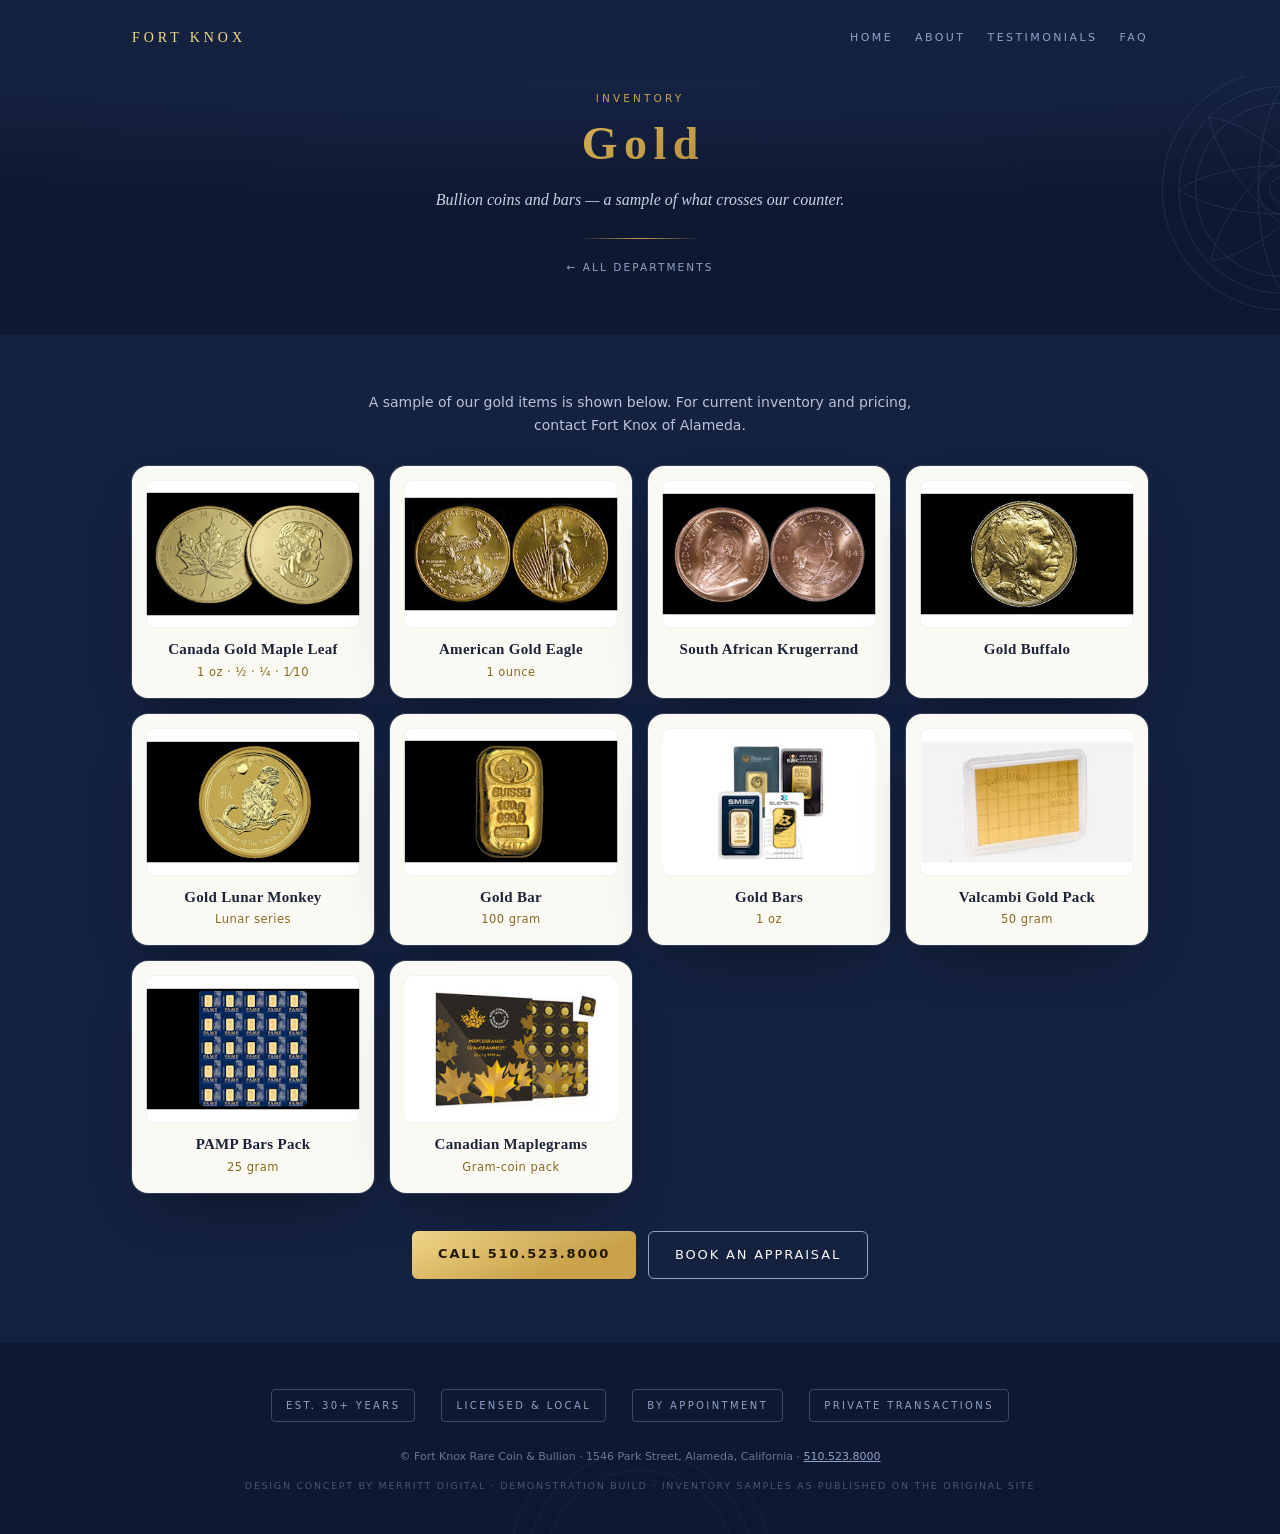
<file: gold.html>
<!DOCTYPE html>
<html lang="en">
<head>
<meta charset="utf-8">
<meta name="viewport" content="width=device-width, initial-scale=1">
<title>Gold Inventory — Fort Knox Rare Coin &amp; Bullion</title>
<meta name="description" content="A sample of the gold bullion and coins available at Fort Knox of Alameda — Maple Leafs, Eagles, Krugerrands, Buffalos and bars.">
<link rel="stylesheet" href="assay.css">
</head>
<body>

<nav class="nav">
  <a class="nav-brand" href="index.html">Fort Knox</a>
  <div class="nav-links">
    <a href="index.html">Home</a>
    <a href="about.html">About</a>
    <a href="testimonials.html">Testimonials</a>
    <a href="faq.html">FAQ</a>
  </div>
</nav>

<div class="page-head">
  <div class="engraving" style="right:-150px;top:-80px" aria-hidden="true">
    <svg width="480" height="480" viewBox="0 0 520 400">
      <g stroke="currentColor" fill="none" stroke-width="1">
        <circle cx="360" cy="150" r="130"/><circle cx="360" cy="150" r="112"/><circle cx="360" cy="150" r="94"/>
        <path d="M360,38 C395,90 395,210 360,262 C325,210 325,90 360,38 Z"/>
        <path d="M248,150 C300,115 420,115 472,150 C420,185 300,185 248,150 Z"/>
        <path d="M281,71 C343,80 428,165 437,227 C375,218 290,133 281,71 Z"/>
        <path d="M439,71 C430,133 345,218 283,227 C292,165 377,80 439,71 Z"/>
        <circle cx="360" cy="150" r="26"/><circle cx="360" cy="150" r="14"/>
      </g>
    </svg>
  </div>
  <div class="wrap">
    <div class="kicker">Inventory</div>
    <h1 class="gold">Gold</h1>
    <p class="lede">Bullion coins and bars — a sample of what crosses our counter.</p>
    <div class="hero-rule"></div>
    <a class="back-link" href="index.html#buy-sell">&larr; All departments</a>
  </div>
</div>

<div class="article">
  <div class="wrap">
    <p class="inv-note">A sample of our gold items is shown below. For current inventory and pricing, contact Fort Knox of Alameda.</p>
    <div class="inv">
      <div class="window inv-item">
        <div class="ph"><img src="img/canadamapleleaf.jpg" alt="Canada Gold Maple Leaf" loading="lazy"></div>
        <h3>Canada Gold Maple Leaf</h3>
        <div class="spec">1 oz &middot; &frac12; &middot; &frac14; &middot; 1&frasl;10</div>
      </div>
      <div class="window inv-item">
        <div class="ph"><img src="img/Gold-Eagle.jpg" alt="American Gold Eagle" loading="lazy"></div>
        <h3>American Gold Eagle</h3>
        <div class="spec">1 ounce</div>
      </div>
      <div class="window inv-item">
        <div class="ph"><img src="img/Krugerrand.JPG" alt="South African Krugerrand" loading="lazy"></div>
        <h3>South African Krugerrand</h3>
        <div class="spec"></div>
      </div>
      <div class="window inv-item">
        <div class="ph"><img src="img/goldbuffalo.jpg" alt="Gold Buffalo" loading="lazy"></div>
        <h3>Gold Buffalo</h3>
        <div class="spec"></div>
      </div>
      <div class="window inv-item">
        <div class="ph"><img src="img/monkey.jpg" alt="Gold Lunar Monkey" loading="lazy"></div>
        <h3>Gold Lunar Monkey</h3>
        <div class="spec">Lunar series</div>
      </div>
      <div class="window inv-item">
        <div class="ph"><img src="img/100grgoldbar.jpg" alt="Gold Bar" loading="lazy"></div>
        <h3>Gold Bar</h3>
        <div class="spec">100 gram</div>
      </div>
      <div class="window inv-item">
        <div class="ph"><img src="img/1ozgoldbars.jpg" alt="Gold Bars" loading="lazy"></div>
        <h3>Gold Bars</h3>
        <div class="spec">1 oz</div>
      </div>
      <div class="window inv-item">
        <div class="ph"><img src="img/valcambi.jpg" alt="Valcambi Gold Pack" loading="lazy"></div>
        <h3>Valcambi Gold Pack</h3>
        <div class="spec">50 gram</div>
      </div>
      <div class="window inv-item">
        <div class="ph"><img src="img/pampgoldbars.jpg" alt="PAMP Bars Pack" loading="lazy"></div>
        <h3>PAMP Bars Pack</h3>
        <div class="spec">25 gram</div>
      </div>
      <div class="window inv-item">
        <div class="ph"><img src="img/maplegrams.jpg" alt="Canadian Maplegrams" loading="lazy"></div>
        <h3>Canadian Maplegrams</h3>
        <div class="spec">Gram-coin pack</div>
      </div>
    </div>
    <div class="hero-cta" style="margin-top:38px">
      <a class="btn btn-gold" href="tel:+15105238000">Call 510.523.8000</a>
      <a class="btn btn-line" href="index.html#appraisal">Book an appraisal</a>
    </div>
  </div>
</div>

<footer>
  <div class="engraving" style="left:50%;bottom:-220px;transform:translateX(-50%);opacity:.08" aria-hidden="true">
    <svg width="640" height="300" viewBox="40 40 640 300"><g stroke="currentColor" fill="none" stroke-width="1">
      <circle cx="360" cy="150" r="130"/><circle cx="360" cy="150" r="112"/><circle cx="360" cy="150" r="94"/>
      <path d="M248,150 C300,115 420,115 472,150 C420,185 300,185 248,150 Z"/>
    </g></svg>
  </div>
  <div class="wrap">
    <div class="hallmarks">
      <div class="hallmark">Est. 30+ Years</div>
      <div class="hallmark">Licensed &amp; Local</div>
      <div class="hallmark">By Appointment</div>
      <div class="hallmark">Private Transactions</div>
    </div>
    <div class="fine">&copy; Fort Knox Rare Coin &amp; Bullion &middot; 1546 Park Street, Alameda, California &middot; <a href="tel:+15105238000">510.523.8000</a></div>
    <div class="demo-note">Design concept by Merritt Digital &middot; demonstration build &middot; inventory samples as published on the original site</div>
  </div>
</footer>
</body>
</html>
</file>
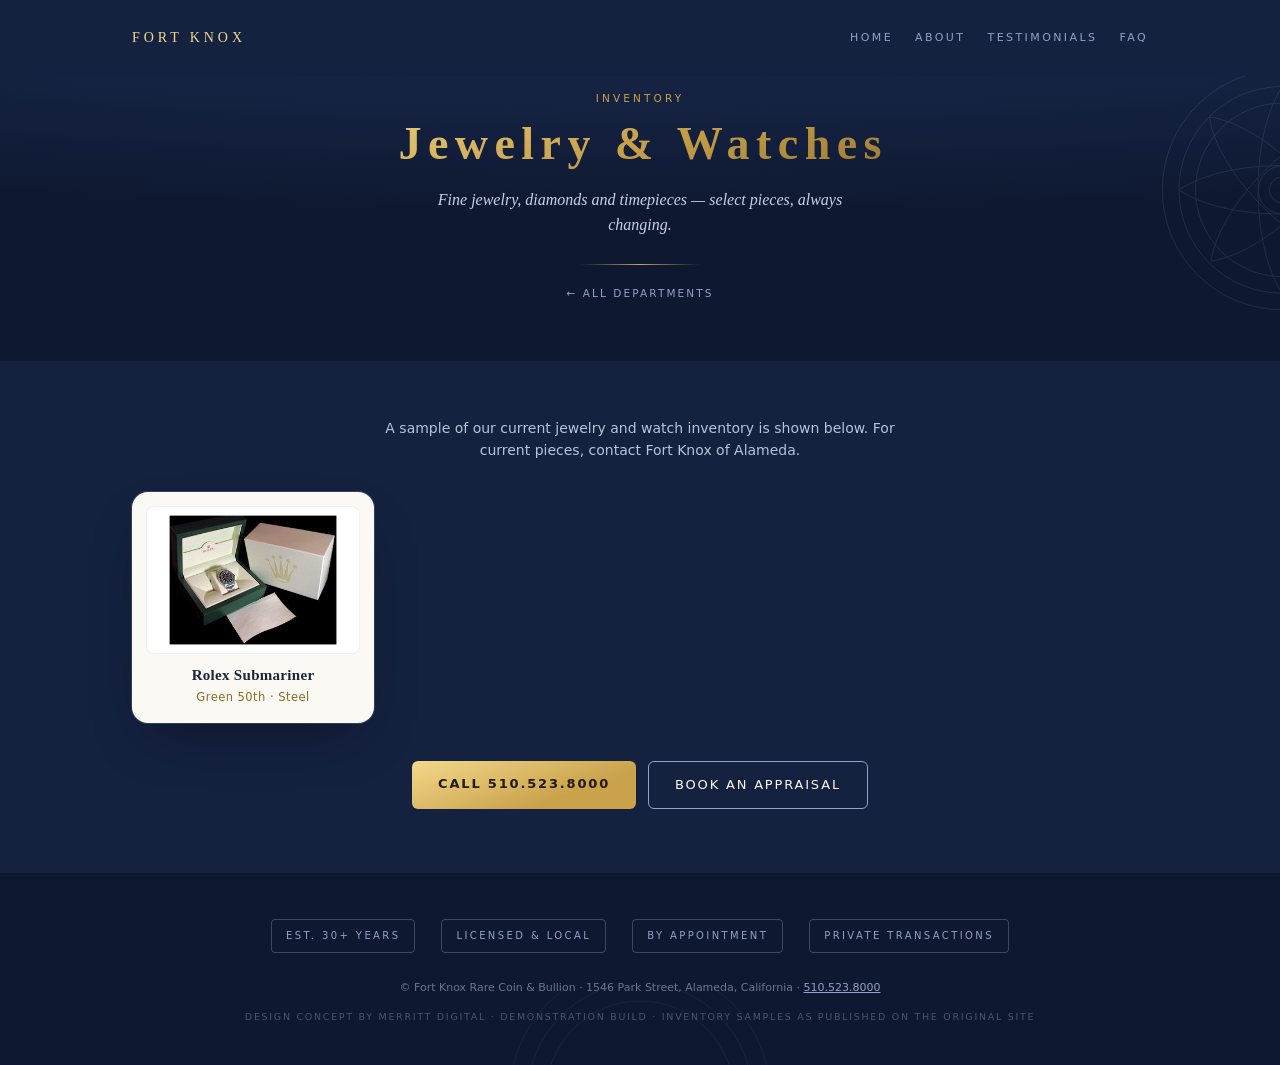
<file: jewelry-watches.html>
<!DOCTYPE html>
<html lang="en">
<head>
<meta charset="utf-8">
<meta name="viewport" content="width=device-width, initial-scale=1">
<title>Jewelry &amp; Watches — Fort Knox Rare Coin &amp; Bullion</title>
<meta name="description" content="A sample of fine jewelry and timepieces at Fort Knox of Alameda, including the Rolex Submariner 50th Anniversary.">
<link rel="stylesheet" href="assay.css">
</head>
<body>

<nav class="nav">
  <a class="nav-brand" href="index.html">Fort Knox</a>
  <div class="nav-links">
    <a href="index.html">Home</a>
    <a href="about.html">About</a>
    <a href="testimonials.html">Testimonials</a>
    <a href="faq.html">FAQ</a>
  </div>
</nav>

<div class="page-head">
  <div class="engraving" style="right:-150px;top:-80px" aria-hidden="true">
    <svg width="480" height="480" viewBox="0 0 520 400">
      <g stroke="currentColor" fill="none" stroke-width="1">
        <circle cx="360" cy="150" r="130"/><circle cx="360" cy="150" r="112"/><circle cx="360" cy="150" r="94"/>
        <path d="M360,38 C395,90 395,210 360,262 C325,210 325,90 360,38 Z"/>
        <path d="M248,150 C300,115 420,115 472,150 C420,185 300,185 248,150 Z"/>
        <path d="M281,71 C343,80 428,165 437,227 C375,218 290,133 281,71 Z"/>
        <path d="M439,71 C430,133 345,218 283,227 C292,165 377,80 439,71 Z"/>
        <circle cx="360" cy="150" r="26"/><circle cx="360" cy="150" r="14"/>
      </g>
    </svg>
  </div>
  <div class="wrap">
    <div class="kicker">Inventory</div>
    <h1 class="gold">Jewelry &amp; Watches</h1>
    <p class="lede">Fine jewelry, diamonds and timepieces &mdash; select pieces, always changing.</p>
    <div class="hero-rule"></div>
    <a class="back-link" href="index.html#buy-sell">&larr; All departments</a>
  </div>
</div>

<div class="article">
  <div class="wrap">
    <p class="inv-note">A sample of our current jewelry and watch inventory is shown below. For current pieces, contact Fort Knox of Alameda.</p>
    <div class="inv">
      <div class="window inv-item">
        <div class="ph"><img src="img/rolex-submariner-green-50th-2.jpg" alt="Rolex Submariner" loading="lazy"></div>
        <h3>Rolex Submariner</h3>
        <div class="spec">Green 50th &middot; Steel</div>
      </div>
    </div>
    <div class="hero-cta" style="margin-top:38px">
      <a class="btn btn-gold" href="tel:+15105238000">Call 510.523.8000</a>
      <a class="btn btn-line" href="index.html#appraisal">Book an appraisal</a>
    </div>
  </div>
</div>

<footer>
  <div class="engraving" style="left:50%;bottom:-220px;transform:translateX(-50%);opacity:.08" aria-hidden="true">
    <svg width="640" height="300" viewBox="40 40 640 300"><g stroke="currentColor" fill="none" stroke-width="1">
      <circle cx="360" cy="150" r="130"/><circle cx="360" cy="150" r="112"/><circle cx="360" cy="150" r="94"/>
      <path d="M248,150 C300,115 420,115 472,150 C420,185 300,185 248,150 Z"/>
    </g></svg>
  </div>
  <div class="wrap">
    <div class="hallmarks">
      <div class="hallmark">Est. 30+ Years</div>
      <div class="hallmark">Licensed &amp; Local</div>
      <div class="hallmark">By Appointment</div>
      <div class="hallmark">Private Transactions</div>
    </div>
    <div class="fine">&copy; Fort Knox Rare Coin &amp; Bullion &middot; 1546 Park Street, Alameda, California &middot; <a href="tel:+15105238000">510.523.8000</a></div>
    <div class="demo-note">Design concept by Merritt Digital &middot; demonstration build &middot; inventory samples as published on the original site</div>
  </div>
</footer>
</body>
</html>
</file>
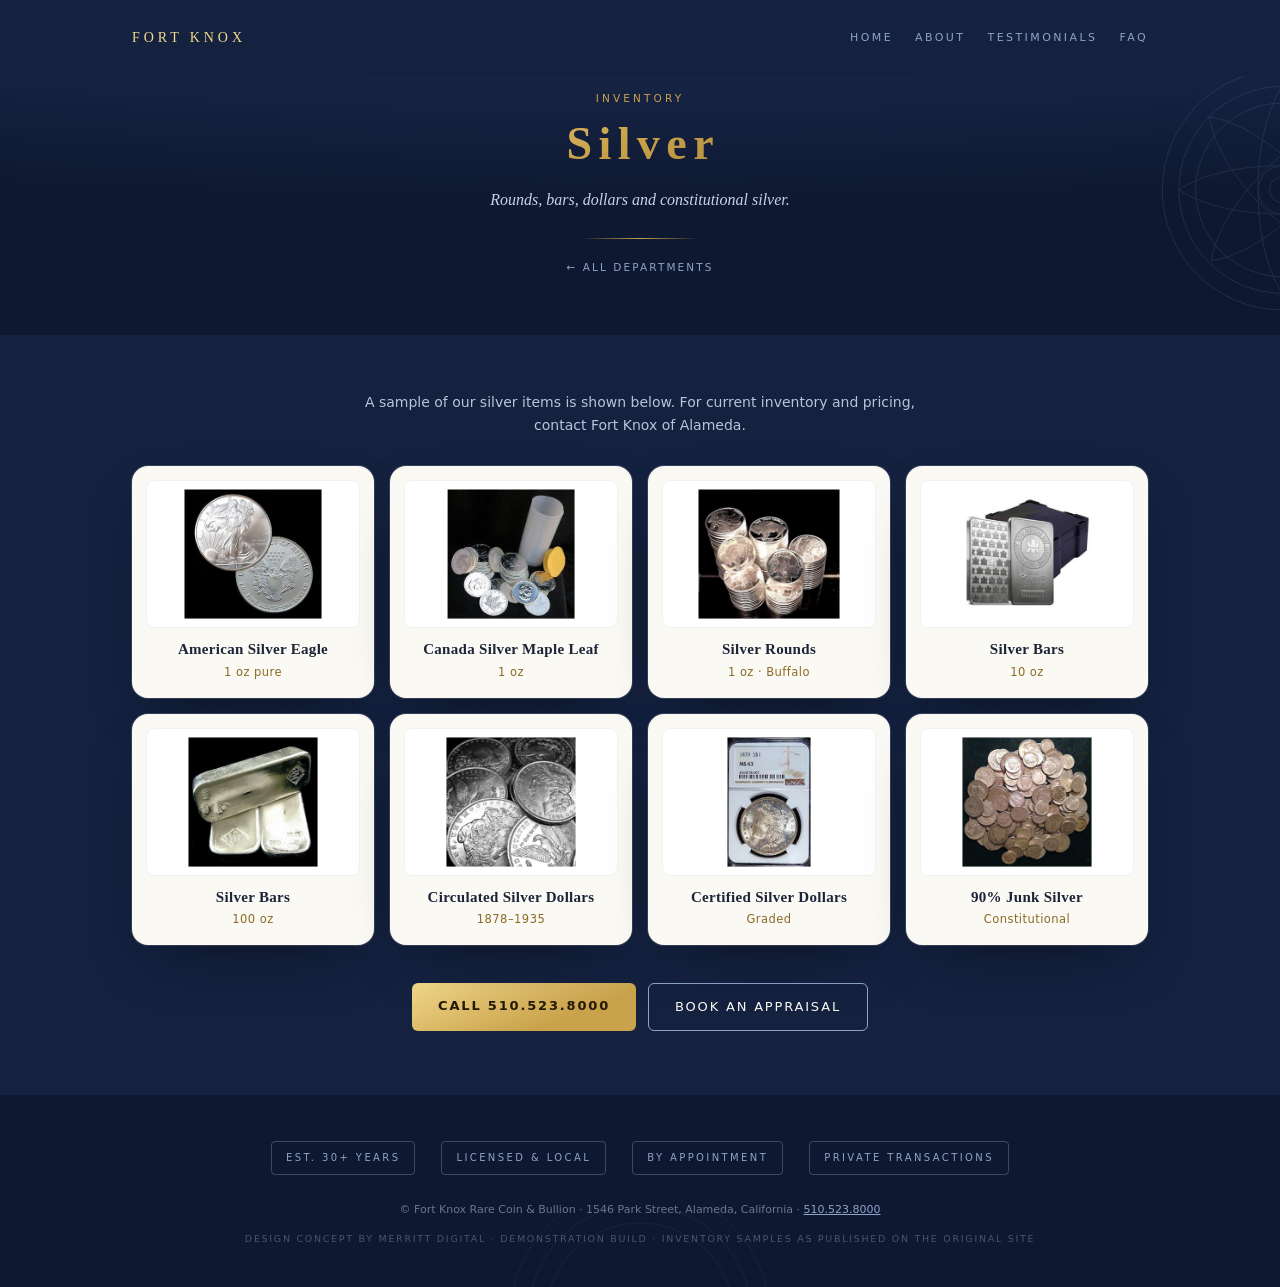
<file: silver.html>
<!DOCTYPE html>
<html lang="en">
<head>
<meta charset="utf-8">
<meta name="viewport" content="width=device-width, initial-scale=1">
<title>Silver Inventory — Fort Knox Rare Coin &amp; Bullion</title>
<meta name="description" content="A sample of the silver bullion, rounds, bars and dollars available at Fort Knox of Alameda.">
<link rel="stylesheet" href="assay.css">
</head>
<body>

<nav class="nav">
  <a class="nav-brand" href="index.html">Fort Knox</a>
  <div class="nav-links">
    <a href="index.html">Home</a>
    <a href="about.html">About</a>
    <a href="testimonials.html">Testimonials</a>
    <a href="faq.html">FAQ</a>
  </div>
</nav>

<div class="page-head">
  <div class="engraving" style="right:-150px;top:-80px" aria-hidden="true">
    <svg width="480" height="480" viewBox="0 0 520 400">
      <g stroke="currentColor" fill="none" stroke-width="1">
        <circle cx="360" cy="150" r="130"/><circle cx="360" cy="150" r="112"/><circle cx="360" cy="150" r="94"/>
        <path d="M360,38 C395,90 395,210 360,262 C325,210 325,90 360,38 Z"/>
        <path d="M248,150 C300,115 420,115 472,150 C420,185 300,185 248,150 Z"/>
        <path d="M281,71 C343,80 428,165 437,227 C375,218 290,133 281,71 Z"/>
        <path d="M439,71 C430,133 345,218 283,227 C292,165 377,80 439,71 Z"/>
        <circle cx="360" cy="150" r="26"/><circle cx="360" cy="150" r="14"/>
      </g>
    </svg>
  </div>
  <div class="wrap">
    <div class="kicker">Inventory</div>
    <h1 class="gold">Silver</h1>
    <p class="lede">Rounds, bars, dollars and constitutional silver.</p>
    <div class="hero-rule"></div>
    <a class="back-link" href="index.html#buy-sell">&larr; All departments</a>
  </div>
</div>

<div class="article">
  <div class="wrap">
    <p class="inv-note">A sample of our silver items is shown below. For current inventory and pricing, contact Fort Knox of Alameda.</p>
    <div class="inv">
      <div class="window inv-item">
        <div class="ph"><img src="img/silvereagle.jpg" alt="American Silver Eagle" loading="lazy"></div>
        <h3>American Silver Eagle</h3>
        <div class="spec">1 oz pure</div>
      </div>
      <div class="window inv-item">
        <div class="ph"><img src="img/Silvermaple.jpg" alt="Canada Silver Maple Leaf" loading="lazy"></div>
        <h3>Canada Silver Maple Leaf</h3>
        <div class="spec">1 oz</div>
      </div>
      <div class="window inv-item">
        <div class="ph"><img src="img/1-oz-silver-buffalo-rounds.jpg" alt="Silver Rounds" loading="lazy"></div>
        <h3>Silver Rounds</h3>
        <div class="spec">1 oz &middot; Buffalo</div>
      </div>
      <div class="window inv-item">
        <div class="ph"><img src="img/10oz-silver-bars.jpg" alt="Silver Bars" loading="lazy"></div>
        <h3>Silver Bars</h3>
        <div class="spec">10 oz</div>
      </div>
      <div class="window inv-item">
        <div class="ph"><img src="img/jm100oz-silver-bars.jpg" alt="Silver Bars" loading="lazy"></div>
        <h3>Silver Bars</h3>
        <div class="spec">100 oz</div>
      </div>
      <div class="window inv-item">
        <div class="ph"><img src="img/circulated-morgan-silver-dollars-1878-1935.jpg" alt="Circulated Silver Dollars" loading="lazy"></div>
        <h3>Circulated Silver Dollars</h3>
        <div class="spec">1878&ndash;1935</div>
      </div>
      <div class="window inv-item">
        <div class="ph"><img src="img/certified-morgan-dollar.jpg" alt="Certified Silver Dollars" loading="lazy"></div>
        <h3>Certified Silver Dollars</h3>
        <div class="spec">Graded</div>
      </div>
      <div class="window inv-item">
        <div class="ph"><img src="img/junk-silver.jpg" alt="90% Junk Silver" loading="lazy"></div>
        <h3>90% Junk Silver</h3>
        <div class="spec">Constitutional</div>
      </div>
    </div>
    <div class="hero-cta" style="margin-top:38px">
      <a class="btn btn-gold" href="tel:+15105238000">Call 510.523.8000</a>
      <a class="btn btn-line" href="index.html#appraisal">Book an appraisal</a>
    </div>
  </div>
</div>

<footer>
  <div class="engraving" style="left:50%;bottom:-220px;transform:translateX(-50%);opacity:.08" aria-hidden="true">
    <svg width="640" height="300" viewBox="40 40 640 300"><g stroke="currentColor" fill="none" stroke-width="1">
      <circle cx="360" cy="150" r="130"/><circle cx="360" cy="150" r="112"/><circle cx="360" cy="150" r="94"/>
      <path d="M248,150 C300,115 420,115 472,150 C420,185 300,185 248,150 Z"/>
    </g></svg>
  </div>
  <div class="wrap">
    <div class="hallmarks">
      <div class="hallmark">Est. 30+ Years</div>
      <div class="hallmark">Licensed &amp; Local</div>
      <div class="hallmark">By Appointment</div>
      <div class="hallmark">Private Transactions</div>
    </div>
    <div class="fine">&copy; Fort Knox Rare Coin &amp; Bullion &middot; 1546 Park Street, Alameda, California &middot; <a href="tel:+15105238000">510.523.8000</a></div>
    <div class="demo-note">Design concept by Merritt Digital &middot; demonstration build &middot; inventory samples as published on the original site</div>
  </div>
</footer>
</body>
</html>
</file>
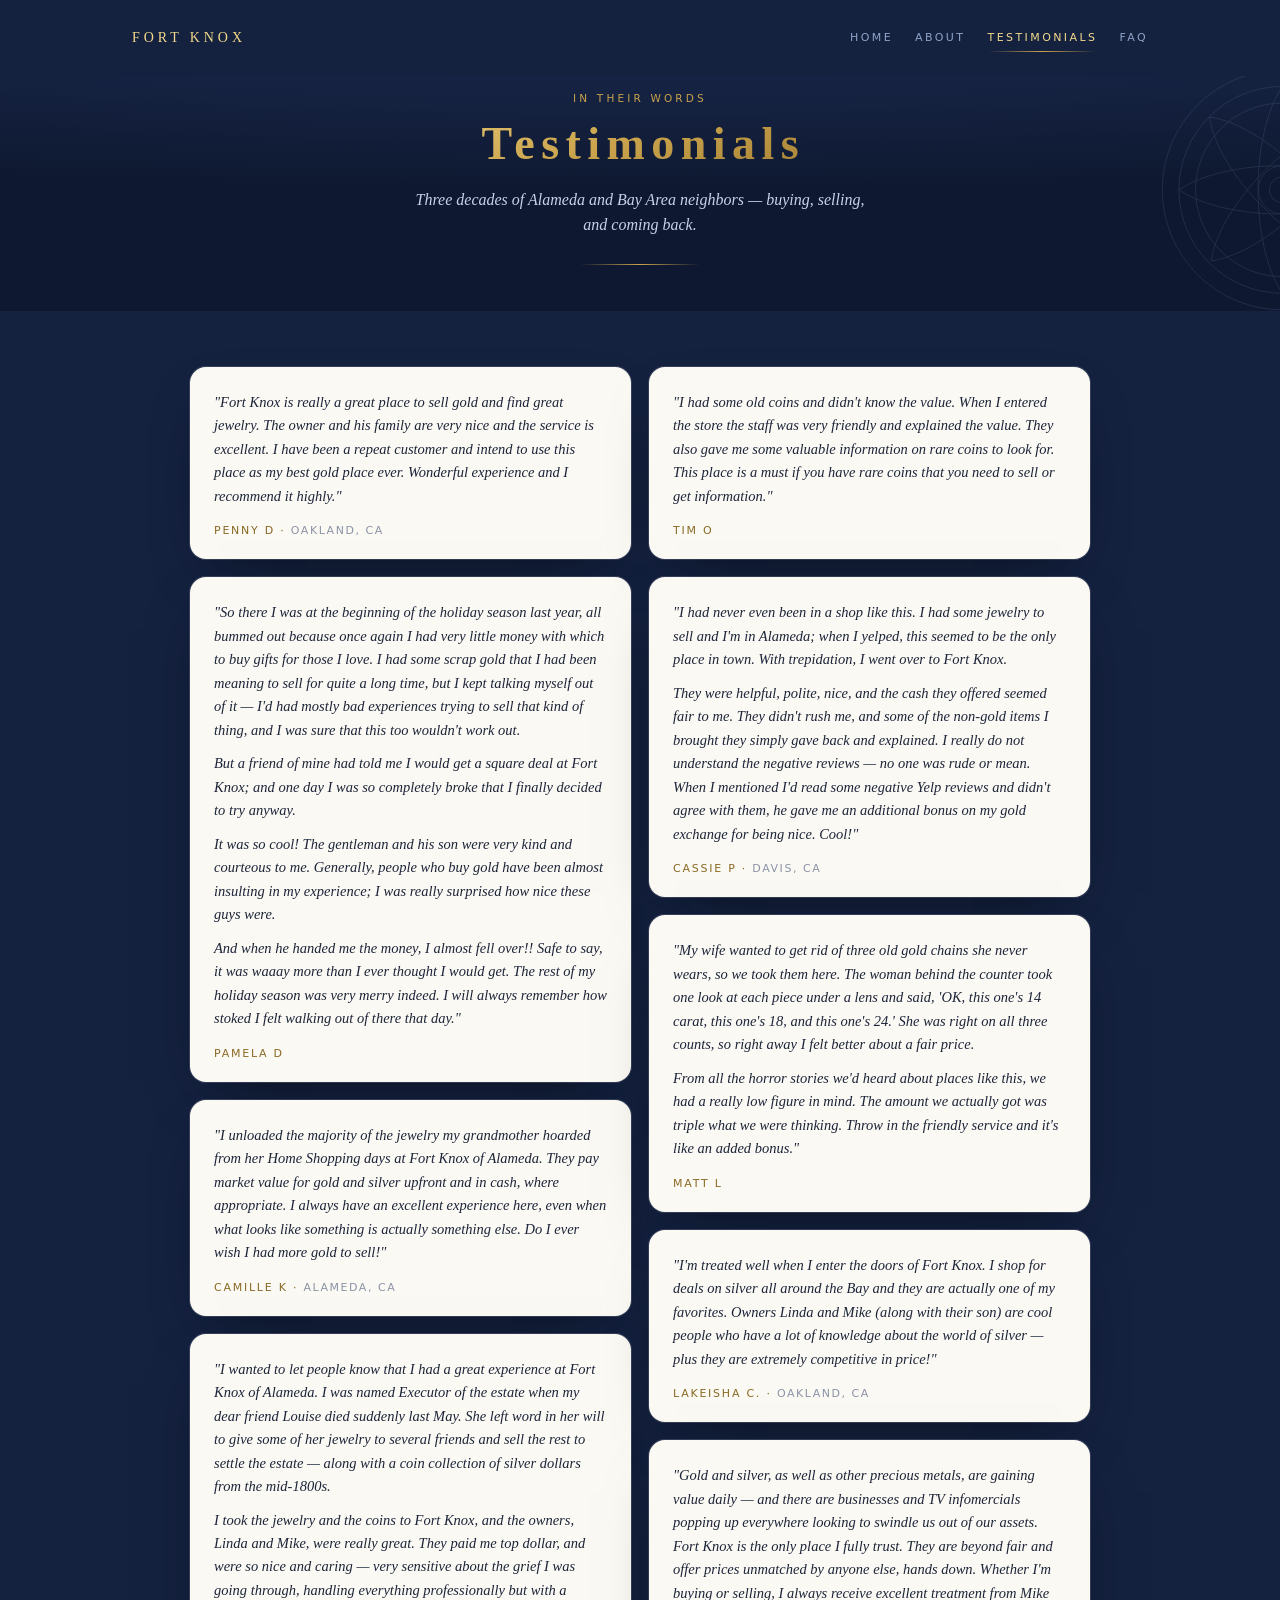
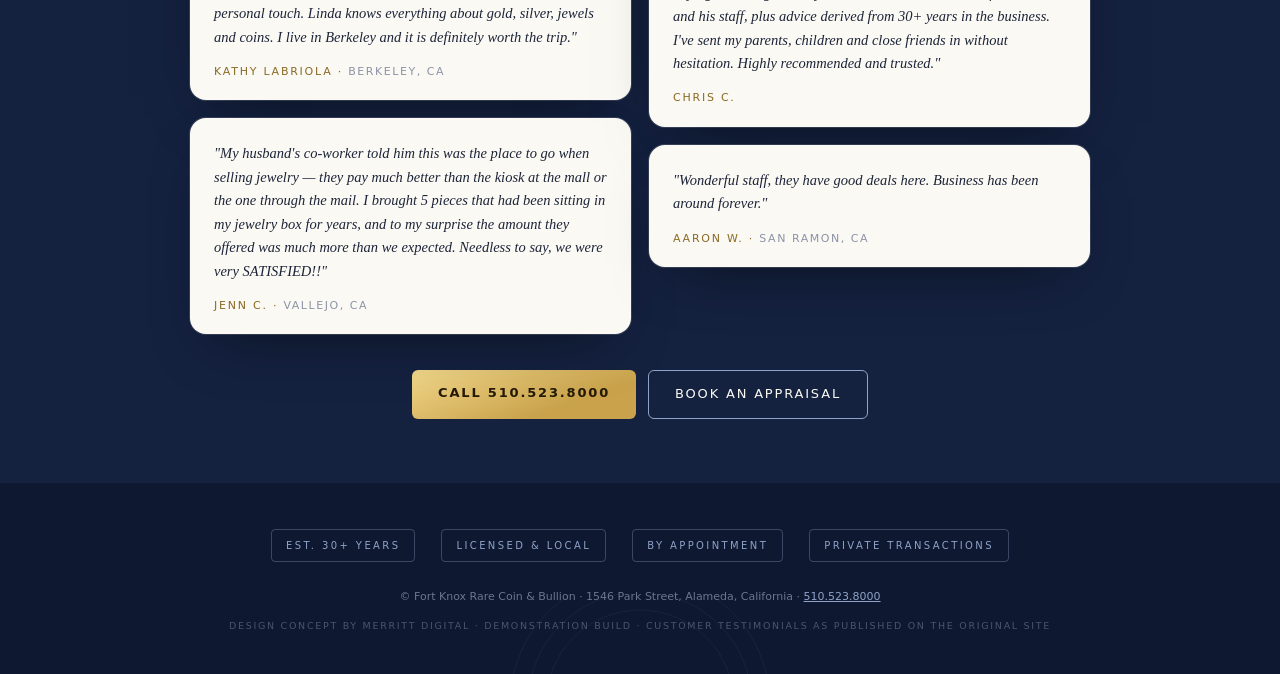
<file: testimonials.html>
<!DOCTYPE html>
<html lang="en">
<head>
<meta charset="utf-8">
<meta name="viewport" content="width=device-width, initial-scale=1">
<title>Testimonials — Fort Knox Rare Coin &amp; Bullion, Alameda</title>
<meta name="description" content="In their own words: three decades of Alameda and Bay Area customers on selling gold, silver, coins and jewelry at Fort Knox Rare Coin & Bullion.">
<link rel="stylesheet" href="assay.css">
</head>
<body>

<nav class="nav">
  <a class="nav-brand" href="index.html">Fort Knox</a>
  <div class="nav-links">
    <a href="index.html">Home</a>
    <a href="about.html">About</a>
    <a href="testimonials.html" class="active">Testimonials</a>
    <a href="faq.html">FAQ</a>
  </div>
</nav>

<div class="page-head">
  <div class="engraving" style="right:-150px;top:-80px" aria-hidden="true">
    <svg width="480" height="480" viewBox="0 0 520 400">
      <g stroke="currentColor" fill="none" stroke-width="1">
        <circle cx="360" cy="150" r="130"/><circle cx="360" cy="150" r="112"/><circle cx="360" cy="150" r="94"/>
        <path d="M360,38 C395,90 395,210 360,262 C325,210 325,90 360,38 Z"/>
        <path d="M248,150 C300,115 420,115 472,150 C420,185 300,185 248,150 Z"/>
        <path d="M281,71 C343,80 428,165 437,227 C375,218 290,133 281,71 Z"/>
        <path d="M439,71 C430,133 345,218 283,227 C292,165 377,80 439,71 Z"/>
        <circle cx="360" cy="150" r="26"/><circle cx="360" cy="150" r="14"/>
      </g>
    </svg>
  </div>
  <div class="wrap">
    <div class="kicker">In their words</div>
    <h1 class="gold">Testimonials</h1>
    <p class="lede">Three decades of Alameda and Bay Area neighbors — buying, selling, and coming back.</p>
    <div class="hero-rule"></div>
  </div>
</div>

<div class="article">
  <div class="wrap">
    <div class="quotes">

      <div class="window quote">
        <p>"Fort Knox is really a great place to sell gold and find great jewelry. The owner and his family are very nice and the service is excellent. I have been a repeat customer and intend to use this place as my best gold place ever. Wonderful experience and I recommend it highly."</p>
        <div class="who">Penny D · <span>Oakland, CA</span></div>
      </div>

      <div class="window quote">
        <p>"So there I was at the beginning of the holiday season last year, all bummed out because once again I had very little money with which to buy gifts for those I love. I had some scrap gold that I had been meaning to sell for quite a long time, but I kept talking myself out of it — I'd had mostly bad experiences trying to sell that kind of thing, and I was sure that this too wouldn't work out.</p>
        <p>But a friend of mine had told me I would get a square deal at Fort Knox; and one day I was so completely broke that I finally decided to try anyway.</p>
        <p>It was so cool! The gentleman and his son were very kind and courteous to me. Generally, people who buy gold have been almost insulting in my experience; I was really surprised how nice these guys were.</p>
        <p>And when he handed me the money, I almost fell over!! Safe to say, it was waaay more than I ever thought I would get. The rest of my holiday season was very merry indeed. I will always remember how stoked I felt walking out of there that day."</p>
        <div class="who">Pamela D</div>
      </div>

      <div class="window quote">
        <p>"I unloaded the majority of the jewelry my grandmother hoarded from her Home Shopping days at Fort Knox of Alameda. They pay market value for gold and silver upfront and in cash, where appropriate. I always have an excellent experience here, even when what looks like something is actually something else. Do I ever wish I had more gold to sell!"</p>
        <div class="who">Camille K · <span>Alameda, CA</span></div>
      </div>

      <div class="window quote">
        <p>"I wanted to let people know that I had a great experience at Fort Knox of Alameda. I was named Executor of the estate when my dear friend Louise died suddenly last May. She left word in her will to give some of her jewelry to several friends and sell the rest to settle the estate — along with a coin collection of silver dollars from the mid-1800s.</p>
        <p>I took the jewelry and the coins to Fort Knox, and the owners, Linda and Mike, were really great. They paid me top dollar, and were so nice and caring — very sensitive about the grief I was going through, handling everything professionally but with a personal touch. Linda knows everything about gold, silver, jewels and coins. I live in Berkeley and it is definitely worth the trip."</p>
        <div class="who">Kathy Labriola · <span>Berkeley, CA</span></div>
      </div>

      <div class="window quote">
        <p>"My husband's co-worker told him this was the place to go when selling jewelry — they pay much better than the kiosk at the mall or the one through the mail. I brought 5 pieces that had been sitting in my jewelry box for years, and to my surprise the amount they offered was much more than we expected. Needless to say, we were very SATISFIED!!"</p>
        <div class="who">Jenn C. · <span>Vallejo, CA</span></div>
      </div>

      <div class="window quote">
        <p>"I had some old coins and didn't know the value. When I entered the store the staff was very friendly and explained the value. They also gave me some valuable information on rare coins to look for. This place is a must if you have rare coins that you need to sell or get information."</p>
        <div class="who">Tim O</div>
      </div>

      <div class="window quote">
        <p>"I had never even been in a shop like this. I had some jewelry to sell and I'm in Alameda; when I yelped, this seemed to be the only place in town. With trepidation, I went over to Fort Knox.</p>
        <p>They were helpful, polite, nice, and the cash they offered seemed fair to me. They didn't rush me, and some of the non-gold items I brought they simply gave back and explained. I really do not understand the negative reviews — no one was rude or mean. When I mentioned I'd read some negative Yelp reviews and didn't agree with them, he gave me an additional bonus on my gold exchange for being nice. Cool!"</p>
        <div class="who">Cassie P · <span>Davis, CA</span></div>
      </div>

      <div class="window quote">
        <p>"My wife wanted to get rid of three old gold chains she never wears, so we took them here. The woman behind the counter took one look at each piece under a lens and said, 'OK, this one's 14 carat, this one's 18, and this one's 24.' She was right on all three counts, so right away I felt better about a fair price.</p>
        <p>From all the horror stories we'd heard about places like this, we had a really low figure in mind. The amount we actually got was triple what we were thinking. Throw in the friendly service and it's like an added bonus."</p>
        <div class="who">Matt L</div>
      </div>

      <div class="window quote">
        <p>"I'm treated well when I enter the doors of Fort Knox. I shop for deals on silver all around the Bay and they are actually one of my favorites. Owners Linda and Mike (along with their son) are cool people who have a lot of knowledge about the world of silver — plus they are extremely competitive in price!"</p>
        <div class="who">Lakeisha C. · <span>Oakland, CA</span></div>
      </div>

      <div class="window quote">
        <p>"Gold and silver, as well as other precious metals, are gaining value daily — and there are businesses and TV infomercials popping up everywhere looking to swindle us out of our assets. Fort Knox is the only place I fully trust. They are beyond fair and offer prices unmatched by anyone else, hands down. Whether I'm buying or selling, I always receive excellent treatment from Mike and his staff, plus advice derived from 30+ years in the business. I've sent my parents, children and close friends in without hesitation. Highly recommended and trusted."</p>
        <div class="who">Chris C.</div>
      </div>

      <div class="window quote">
        <p>"Wonderful staff, they have good deals here. Business has been around forever."</p>
        <div class="who">Aaron W. · <span>San Ramon, CA</span></div>
      </div>

    </div>

    <div class="hero-cta" style="margin-top:36px">
      <a class="btn btn-gold" href="tel:+15105238000">Call 510.523.8000</a>
      <a class="btn btn-line" href="index.html#appraisal">Book an appraisal</a>
    </div>
  </div>
</div>

<footer>
  <div class="engraving" style="left:50%;bottom:-220px;transform:translateX(-50%);opacity:.08" aria-hidden="true">
    <svg width="640" height="300" viewBox="40 40 640 300"><g stroke="currentColor" fill="none" stroke-width="1">
      <circle cx="360" cy="150" r="130"/><circle cx="360" cy="150" r="112"/><circle cx="360" cy="150" r="94"/>
      <path d="M248,150 C300,115 420,115 472,150 C420,185 300,185 248,150 Z"/>
    </g></svg>
  </div>
  <div class="wrap">
    <div class="hallmarks">
      <div class="hallmark">Est. 30+ Years</div>
      <div class="hallmark">Licensed &amp; Local</div>
      <div class="hallmark">By Appointment</div>
      <div class="hallmark">Private Transactions</div>
    </div>
    <div class="fine">© Fort Knox Rare Coin &amp; Bullion · 1546 Park Street, Alameda, California · <a href="tel:+15105238000">510.523.8000</a></div>
    <div class="demo-note">Design concept by Merritt Digital · demonstration build · customer testimonials as published on the original site</div>
  </div>
</footer>
</body>
</html>
</file>
<file: assay.css>
:root{
  --navy:#14213F; --navy-deep:#0E1830; --line:#8FA3C8;
  --gold-1:#F3D98B; --gold-2:#C9A24B; --gold-3:#8A6A24;
  --ivory:#FBF9F4; --ink:#1C2438; --ink-dim:#5A6478; --muted:#8B93A6;
  --serif:'Iowan Old Style','Charter','Palatino',Georgia,serif;
  --sans:-apple-system,'SF Pro Text','Segoe UI',system-ui,sans-serif;
}
*{box-sizing:border-box;margin:0;padding:0}
html{scroll-behavior:smooth}
body{background:var(--navy);color:var(--ivory);font-family:var(--sans);line-height:1.55;
     -webkit-font-smoothing:antialiased;overflow-x:hidden}
.gold{background:linear-gradient(160deg,var(--gold-1) 10%,var(--gold-2) 48%,var(--gold-3) 90%);
      -webkit-background-clip:text;background-clip:text;color:transparent}
.wrap{max-width:1060px;margin:0 auto;padding:0 22px;position:relative}

/* ── SITE NAV (shared, dependency-free — links visible, no dropdown) ── */
.nav{display:flex;align-items:center;justify-content:space-between;gap:14px 26px;flex-wrap:wrap;
     max-width:1060px;margin:0 auto;padding:16px 22px;position:relative;z-index:4}
.nav-brand{font-family:var(--serif);font-size:14px;letter-spacing:.28em;text-transform:uppercase;
     color:var(--gold-1);text-decoration:none;white-space:nowrap;display:inline-flex;align-items:center;min-height:44px}
.nav-links{display:flex;gap:22px;flex-wrap:wrap;justify-content:center}
.nav-links a{font-family:var(--sans);font-size:11px;letter-spacing:.22em;text-transform:uppercase;
     color:var(--line);text-decoration:none;min-height:44px;display:inline-flex;align-items:center;
     position:relative;transition:color .2s}
.nav-links a:hover,.nav-links a.active{color:var(--gold-1)}
.nav-links a.active::after,.nav-links a:hover::after{content:"";position:absolute;left:0;right:0;bottom:8px;
     height:1px;background:linear-gradient(90deg,transparent,var(--gold-2),transparent)}
@media(max-width:560px){.nav{justify-content:center;gap:4px}.nav-links{gap:16px}}

/* ── ORNAMENT: engraved filigree, bleeding off-edge (the assay-card move) ── */
.engraving{position:absolute;pointer-events:none;opacity:.16;color:var(--line)}
.engraving svg{display:block}

/* ── HERO ── */
header{position:relative;overflow:hidden;padding:0 0 40px;background:
  radial-gradient(140% 90% at 50% -30%, #1B2A52 0%, var(--navy) 55%, var(--navy-deep) 100%)}
.edge-text{position:absolute;left:10px;top:120px;writing-mode:vertical-rl;transform:rotate(180deg);
  font-size:10px;letter-spacing:.42em;color:var(--line);opacity:.75;text-transform:uppercase;font-family:var(--sans)}
.hero{padding:44px 0 8px;text-align:center;position:relative;z-index:2}
.crest{width:74px;height:74px;margin:0 auto 18px;border:1.5px solid var(--gold-2);border-radius:50%;
  display:flex;align-items:center;justify-content:center;position:relative}
.crest::after{content:"";position:absolute;inset:5px;border:.75px solid var(--gold-3);border-radius:50%;opacity:.7}
.crest svg{width:38px;height:38px;stroke:var(--gold-1);fill:none;stroke-width:1.3}
h1{font-family:var(--serif);font-weight:600;font-size:clamp(34px,7vw,58px);letter-spacing:.22em;
   text-indent:.22em;line-height:1.12}
.sub{margin-top:12px;font-size:clamp(11px,2.6vw,13.5px);letter-spacing:.34em;text-indent:.34em;
     text-transform:uppercase;color:var(--gold-2);font-family:var(--sans)}
.est{margin-top:22px;font-family:var(--serif);font-style:italic;font-size:clamp(15px,3.4vw,18px);color:#C7D2E8}
.hero-rule{width:120px;height:1px;margin:26px auto 0;background:linear-gradient(90deg,transparent,var(--gold-2),transparent)}
.hero-cta{margin-top:26px;display:flex;gap:12px;justify-content:center;flex-wrap:wrap}
.btn{display:inline-block;padding:13px 26px;border-radius:6px;font-size:13px;letter-spacing:.14em;
     text-transform:uppercase;text-decoration:none;font-family:var(--sans)}
.btn-gold{background:linear-gradient(160deg,var(--gold-1),var(--gold-2) 70%);color:#241A05;font-weight:650}
.btn-line{border:1px solid var(--line);color:var(--ivory)}

/* ── WHITE ASSAY WINDOW (the core device) ── */
.window{background:var(--ivory);color:var(--ink);border-radius:16px;
  box-shadow:0 0 0 1px rgba(255,255,255,.14), 0 24px 60px -28px rgba(0,0,0,.55);
  position:relative;z-index:2}

/* ── SPOT TICKER ── */
.ticker{margin:44px auto 0;max-width:720px;padding:22px 26px 18px;text-align:center}
.ticker .label{font-size:10.5px;letter-spacing:.3em;text-transform:uppercase;color:#8A6A24;margin-bottom:12px}
.ticker .row{display:flex;justify-content:center;gap:8vw;flex-wrap:wrap}
.metal .name{font-size:11px;letter-spacing:.22em;text-transform:uppercase;color:var(--ink-dim)}
.metal .price{font-family:var(--serif);font-size:clamp(30px,7vw,42px);font-weight:600;margin-top:2px;
  background:linear-gradient(160deg,#A87F2E,#8A6A24);-webkit-background-clip:text;background-clip:text;color:transparent}
.metal.silver .price{background:linear-gradient(160deg,#7C8798,#565F6E);-webkit-background-clip:text;background-clip:text;color:transparent}
.metal.platinum .price{background:linear-gradient(160deg,#7A8AA6,#525C76);-webkit-background-clip:text;background-clip:text;color:transparent}
.metal .unit{font-size:10.5px;color:var(--ink-dim);margin-top:2px}
.ticker .status{margin-top:12px;font-size:10px;letter-spacing:.14em;text-transform:uppercase;color:var(--ink-dim)}
.ticker .status .dot{display:inline-block;width:6px;height:6px;border-radius:50%;background:#3FB27F;margin-right:6px;vertical-align:1px}

/* ── SECTIONS ── */
/* overflow:clip (not hidden) clips the bleeding engraved ornaments WITHOUT
   making the section a scroll container — required so the scroll-reveal
   view() timeline measures bands against the viewport, not the section. */
section{padding:64px 0;position:relative;overflow:clip}
.sec-head{text-align:center;margin-bottom:36px;position:relative;z-index:2}
.sec-head h2{font-family:var(--serif);font-weight:600;font-size:clamp(24px,5vw,32px);letter-spacing:.12em;text-indent:.12em}
.sec-head .kicker{font-size:10.5px;letter-spacing:.3em;text-transform:uppercase;color:var(--gold-2);margin-bottom:10px}
.sec-head p{max-width:56ch;margin:14px auto 0;color:#B9C4DA;font-size:15px}

/* category cards */
.cards{display:flex;flex-wrap:wrap;justify-content:center;gap:18px;position:relative;z-index:2}
.card{flex:1 1 280px;max-width:320px;padding:26px 24px 22px;text-align:center}
@media(max-width:560px){.card{flex-basis:100%;max-width:none}}
.card svg{width:44px;height:44px;stroke:#8A6A24;fill:none;stroke-width:1.4;margin-bottom:12px}
.card h3{font-family:var(--serif);font-size:19px;letter-spacing:.06em;color:var(--ink)}
.card p{font-size:13.5px;color:#5A6478;margin-top:8px;line-height:1.5}
.card .tag{display:inline-block;margin-top:14px;font-size:10px;letter-spacing:.2em;text-transform:uppercase;
  color:#8A6A24;border-top:1px solid #E4DCC8;padding-top:10px}

/* appraisal band */
.appraise{background:var(--navy-deep);border-top:1px solid rgba(143,163,200,.18);border-bottom:1px solid rgba(143,163,200,.18)}
.appraise-grid{display:grid;grid-template-columns:1.2fr .8fr;gap:26px;align-items:stretch;position:relative;z-index:2}
@media(max-width:840px){.appraise-grid{grid-template-columns:1fr}}
.appraise .pitch h2{font-family:var(--serif);font-size:clamp(24px,4.6vw,30px);letter-spacing:.06em;line-height:1.3}
.appraise .pitch p{color:#B9C4DA;margin-top:14px;max-width:52ch}
.assure{margin-top:20px;display:grid;gap:10px}
.assure div{display:flex;gap:10px;align-items:baseline;font-size:14px;color:#D5DCEC}
.assure b{color:var(--gold-1);font-weight:600}
.book{padding:26px;display:flex;flex-direction:column;justify-content:center;text-align:center}
.book .k{font-size:10.5px;letter-spacing:.28em;text-transform:uppercase;color:#8A6A24}
.book .phone{font-family:var(--serif);font-size:clamp(26px,6vw,34px);font-weight:600;color:var(--ink);
  text-decoration:none;display:block;margin:10px 0 2px}
.book .hours{font-size:13px;color:#5A6478;line-height:1.7;margin-top:10px}
.book .btn{margin-top:16px}

/* visit */
.visit-grid{display:grid;grid-template-columns:1fr 1fr;gap:18px;position:relative;z-index:2}
@media(max-width:840px){.visit-grid{grid-template-columns:1fr}}
.visit-card{padding:26px}
.visit-card h3{font-family:var(--serif);font-size:20px;color:var(--ink);letter-spacing:.04em}
.visit-card p{font-size:14px;color:#5A6478;margin-top:10px;line-height:1.7}
.map-engraved{width:100%;height:auto;display:block;border-radius:10px;margin-top:8px;
  background:#FCFBF7;box-shadow:inset 0 0 0 1px rgba(28,36,56,.06)}
.maps-link{display:inline-flex;align-items:center;min-height:44px;padding:0 2px;color:#8A6A24;
  font-size:13px;text-decoration:none;letter-spacing:.02em}
.maps-link:hover{color:var(--gold-3);text-decoration:underline}

/* ── SUBPAGE HEADER (About / Testimonials / FAQ) ── */
.page-head{position:relative;overflow:hidden;text-align:center;padding:14px 0 46px;background:
  radial-gradient(140% 90% at 50% -40%, #1B2A52 0%, var(--navy) 60%, var(--navy-deep) 100%)}
.page-head .kicker{font-size:10.5px;letter-spacing:.3em;text-transform:uppercase;color:var(--gold-2);margin-bottom:12px}
.page-head h1{font-family:var(--serif);font-weight:600;font-size:clamp(30px,6.4vw,46px);letter-spacing:.14em;
  text-indent:.14em;line-height:1.14}
.page-head .lede{max-width:58ch;margin:16px auto 0;color:#C7D2E8;font-size:clamp(14px,3vw,16px);
  font-family:var(--serif);font-style:italic;line-height:1.6}

/* ── ARTICLE WINDOW + PROSE ── */
.article{padding:56px 0 64px;position:relative;overflow:hidden}
.prose{padding:36px 34px;max-width:760px;margin:0 auto}
@media(max-width:560px){.prose{padding:26px 20px}}
.prose h2{font-family:var(--serif);font-weight:600;font-size:clamp(18px,3.8vw,22px);color:var(--ink);
  letter-spacing:.03em;margin:26px 0 4px}
.prose h2:first-child{margin-top:0}
.prose p{font-size:15px;color:#464C5E;line-height:1.72;margin-top:10px}
.prose p.intro{font-size:16px;font-style:italic;font-family:var(--serif);color:#3A4152}
.prose a{color:#8A6A24}
.prose .rule{height:1px;margin:26px 0 4px;background:linear-gradient(90deg,#E4DCC8,transparent)}

/* ── TESTIMONIAL WALL (CSS masonry columns, no JS) ── */
.quotes{column-count:2;column-gap:18px;max-width:900px;margin:0 auto;position:relative;z-index:2}
@media(max-width:720px){.quotes{column-count:1}}
.quote{break-inside:avoid;margin:0 0 18px;padding:24px 24px 20px}
.quote p{font-family:var(--serif);font-style:italic;font-size:14.5px;line-height:1.62;color:var(--ink);margin-top:10px}
.quote p:first-child{margin-top:0}
.quote .who{margin-top:14px;font-family:var(--sans);font-size:11px;letter-spacing:.16em;
  text-transform:uppercase;color:#8A6A24}
.quote .who span{color:var(--muted);letter-spacing:.14em}

/* ── FAQ ACCORDION (native <details>, no JS) ── */
.faq{max-width:760px;margin:0 auto;padding:14px 34px 26px}
@media(max-width:560px){.faq{padding:12px 20px 20px}}
.faq details{border-bottom:1px solid #E4DCC8}
.faq summary{cursor:pointer;list-style:none;padding:18px 0;font-family:var(--serif);
  font-size:clamp(16px,3.2vw,18px);color:var(--ink);letter-spacing:.01em;display:flex;
  justify-content:space-between;gap:16px;align-items:baseline;min-height:44px}
.faq summary::-webkit-details-marker{display:none}
.faq summary::after{content:"+";color:#8A6A24;font-family:var(--sans);font-size:22px;line-height:1;font-style:normal}
.faq details[open] summary::after{content:"\2013"}
.faq details p{padding:0 0 20px;font-size:15px;color:#464C5E;line-height:1.7;max-width:64ch}

/* ── INVENTORY GRID (department item lists) ── */
.inv-note{max-width:62ch;margin:0 auto 30px;text-align:center;color:#B9C4DA;font-size:14px;
  position:relative;z-index:2;line-height:1.6}
.inv{display:grid;grid-template-columns:repeat(4,1fr);gap:16px;position:relative;z-index:2}
@media(max-width:900px){.inv{grid-template-columns:repeat(3,1fr)}}
@media(max-width:560px){.inv{grid-template-columns:repeat(2,1fr)}}
.inv-item{padding:14px 14px 16px;text-align:center;display:flex;flex-direction:column}
.inv-item .ph{height:148px;display:flex;align-items:center;justify-content:center;overflow:hidden;
  background:#fff;border-radius:8px;box-shadow:inset 0 0 0 1px rgba(28,36,56,.06)}
.inv-item img{max-width:100%;max-height:130px;width:auto;height:auto;object-fit:contain;display:block}
.inv-item h3{font-family:var(--serif);font-size:15px;color:var(--ink);letter-spacing:.02em;line-height:1.25;margin-top:12px}
.inv-item .spec{font-size:11.5px;letter-spacing:.04em;color:#8A6A24;margin-top:5px;min-height:1px}
.back-link{display:inline-flex;align-items:center;min-height:44px;padding:0 4px;margin-top:6px;
  font-size:10.5px;letter-spacing:.2em;text-transform:uppercase;color:var(--line);text-decoration:none}
.back-link:hover{color:var(--gold-1)}

/* clickable department cards (index) */
a.card{text-decoration:none;color:inherit;transition:transform .18s ease, box-shadow .18s ease}
a.card:hover{transform:translateY(-3px);box-shadow:0 0 0 1px rgba(201,162,75,.55), 0 30px 62px -26px rgba(0,0,0,.6)}
.card .go{display:inline-block;margin-top:14px;font-size:10px;letter-spacing:.2em;text-transform:uppercase;
  color:#8A6A24;border-top:1px solid #E4DCC8;padding-top:10px;transition:color .18s}
a.card:hover .go{color:var(--gold-3)}

/* ── hallmarks footer ── */
footer{padding:46px 0 40px;background:var(--navy-deep);text-align:center;position:relative;overflow:hidden}
.hallmarks{display:flex;gap:26px;justify-content:center;flex-wrap:wrap;position:relative;z-index:2}
.hallmark{font-size:10px;letter-spacing:.24em;text-transform:uppercase;color:var(--line);
  border:1px solid rgba(143,163,200,.35);border-radius:4px;padding:8px 14px}
.fine{margin-top:26px;font-size:11px;color:#6B7690;position:relative;z-index:2}
.fine a{color:var(--line)}
.demo-note{margin-top:14px;font-size:9.5px;letter-spacing:.18em;text-transform:uppercase;color:#4A5570}

/* ── SCROLL-REVEAL: rise-in on enter ───────────────────────────────
   Reference pattern (library/recipe-anim-scroll-reveal.md) re-expressed
   in assay tokens — no verbatim lift; the library file carries no
   provenance/licence footer, so this is our own composition of the idea.
   Bands lift one spacing step (~14px) and fade 0→1 as they cross in.
   Scroll-driven, zero JS (single-CSS-file law); transform+opacity only.
   Reveal the BAND as a unit — .cards stays whole so card hover-lift
   (transform) is never overridden by the animation's forwards fill.
   Reduce/no-support contract: motion lives inside the no-preference
   query AND the @supports gate, so any engine without scroll-driven
   timelines simply renders the bands normally — motion never gates
   content. animation-duration:auto (not the shorthand's 0s) is what
   maps the keyframes across the scroll range instead of snapping. */
@media (prefers-reduced-motion:no-preference){
  @supports (animation-timeline:view()){
    .reveal{
      animation-name:rise-in;
      animation-duration:auto;
      animation-fill-mode:both;
      animation-timing-function:cubic-bezier(.22,.61,.36,1);
      animation-timeline:view();
      animation-range:entry 0% entry 55%;
    }
    @keyframes rise-in{from{opacity:0;transform:translateY(14px)}to{opacity:1;transform:none}}
  }
}
</file>
